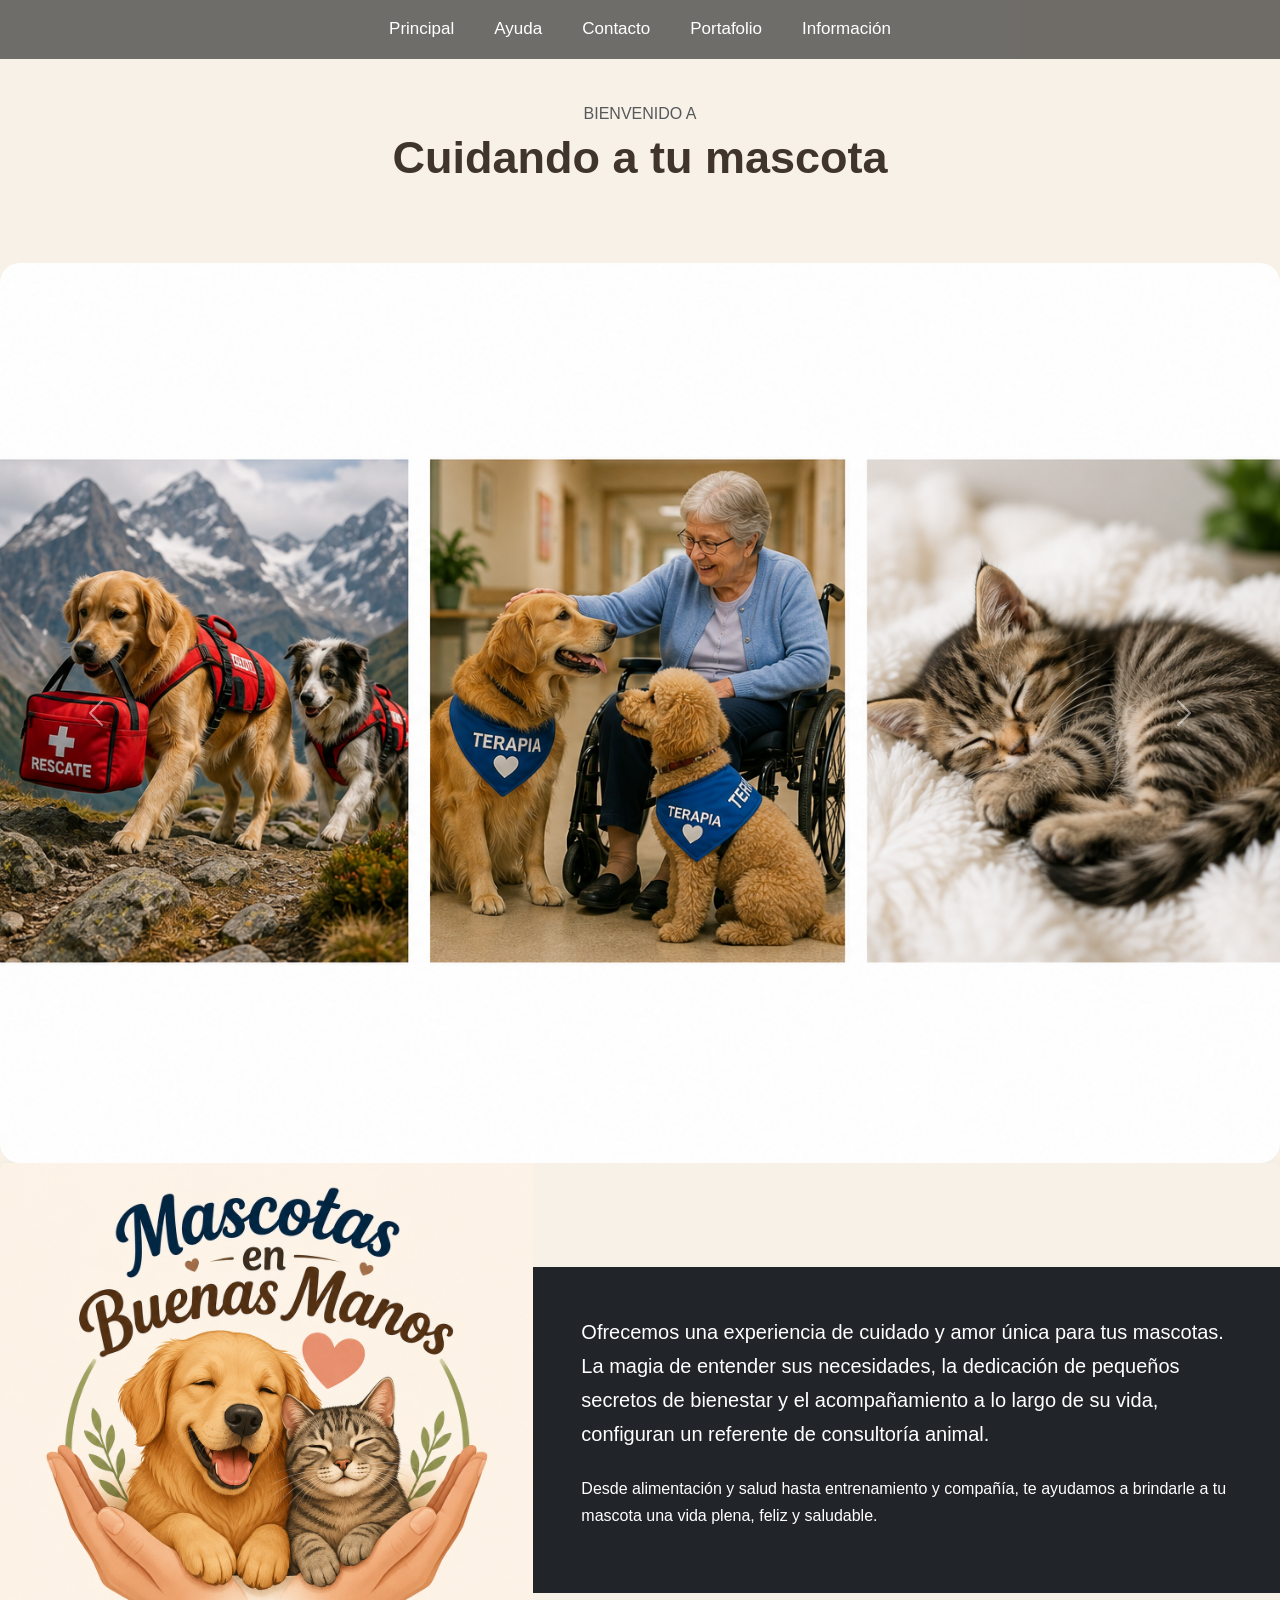
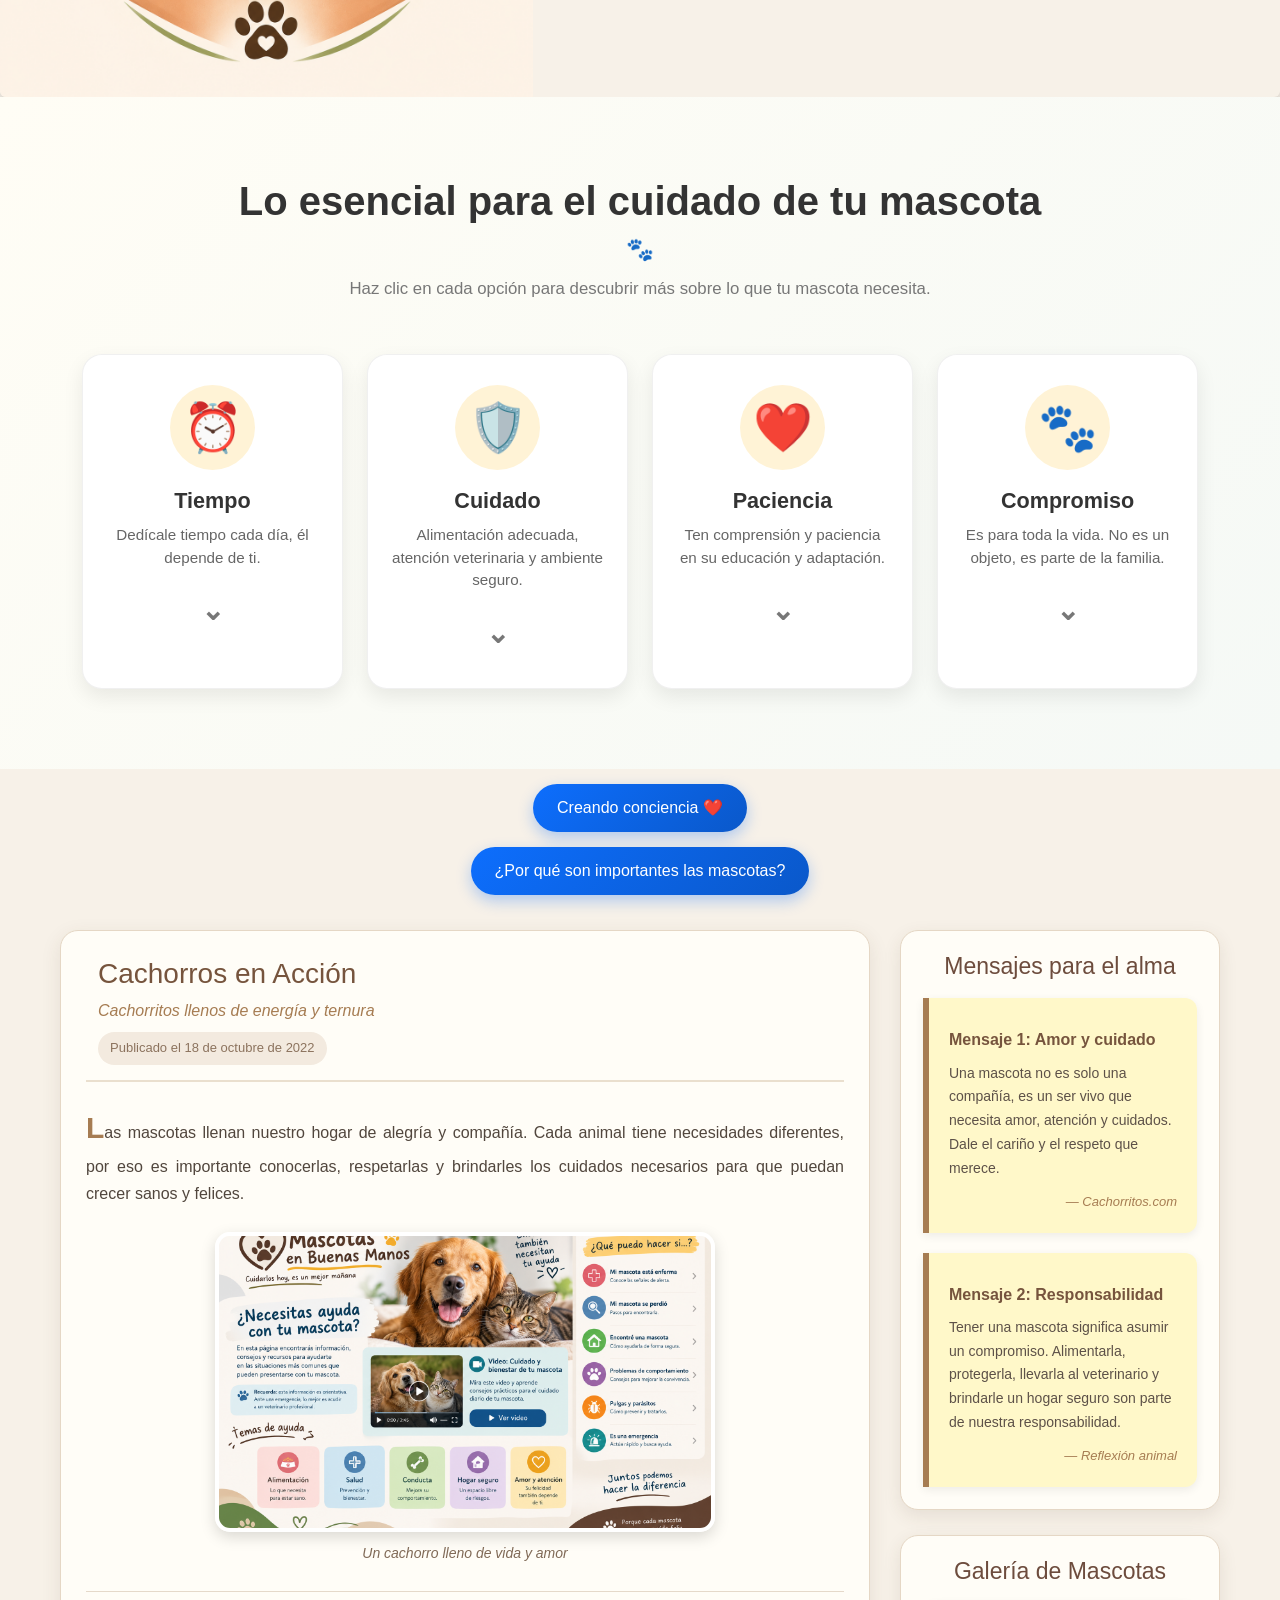
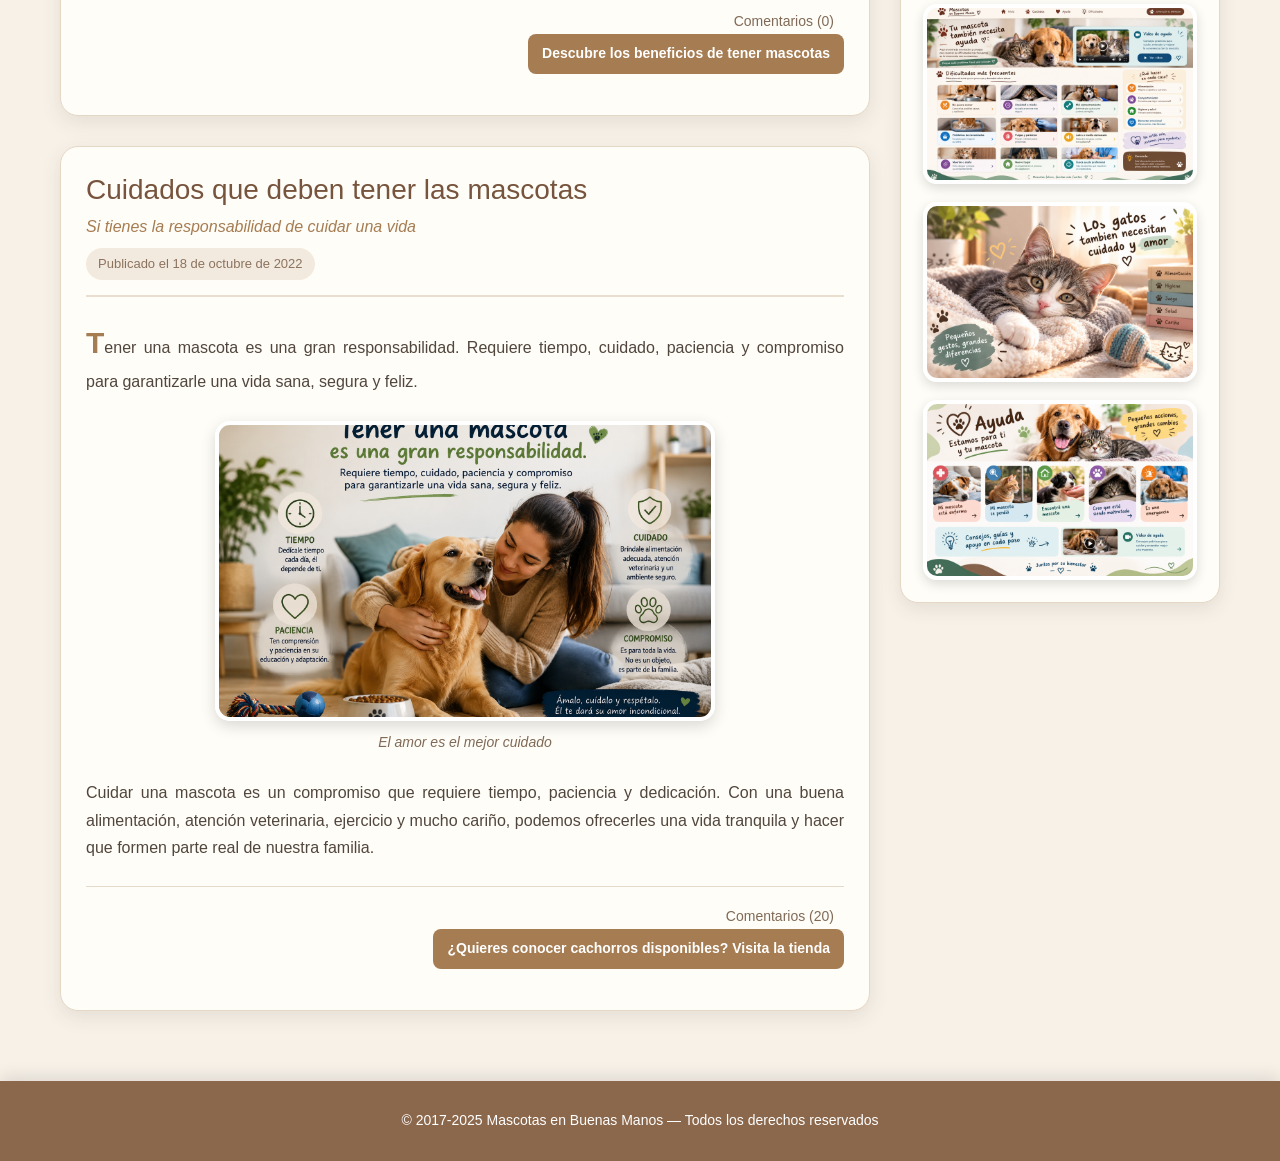
<file: index.html>
<!DOCTYPE html>
<html lang="es">

<head>
    <meta charset="UTF-8">
    <meta name="description" content="pagina para enseñar a cuidar a tu mascota">
    <meta name="author" content="Jaider Mosquera">
    <meta name="keywords" content="consultoria, capacitacion, mascotas">
    <meta name="viewport" content="width=device-width, initial-scale=1.0">

    <title>Consultoria de como cuidar a tu Mascota</title>

    <!-- Bootstrap -->
    <link rel="stylesheet" href="https://cdn.jsdelivr.net/npm/bootstrap@5.3.8/dist/css/bootstrap.min.css">

    <!-- CSS -->
    <link rel="stylesheet" href="estilos/estilos.css">
</head>

<body>

    <!-- BARRA DE NAVEGACIÓN -->
    <nav class="menu fixed-top" id="nav">
        <ul>
            <li><a href="#">Principal</a></li>
            <li><a href="http://127.0.0.1:5502/css/ayuda.html">Ayuda</a></li>
            <li><a href="#">Contacto</a></li>
            <li><a href="#">Portafolio</a></li>
            <li><a href="http://127.0.0.1:5500/cuidados.html">Información</a></li>
        </ul>
    </nav>

    <!-- BIENVENIDA -->
    <section class="bienvenida">
        <div class="container">

            <div class="text-center mb-5">
                <p class="text-uppercase text-muted mb-1">Bienvenido a</p>

                <h1 class="display-4 fw-bold">
                    Cuidando a tu mascota
                </h1>
            </div>

        </div>
    </section>

    <!-- AQUÍ CONTINÚA TU CARRUSEL -->


<body>
<div id="carouselExample" class="carousel slide">
  <div class="carousel-inner">
    <div class="carousel-item active">
      <img src="imagenes/amigos.png" class="d-block w-100" alt="...">
    </div>
    <div class="carousel-item">
      <img src="imagenes/compañia.png" class="d-block w-100" alt="buldog y gato">
    </div>
    <div class="carousel-item">
      <img class="logo" src="imagenes/ellos.png" class="d-block w-100" alt="amor">
    </div>
  </div>
  <button class="carousel-control-prev" type="button" data-bs-target="#carouselExample" data-bs-slide="prev">
    <span class="carousel-control-prev-icon" aria-hidden="true"></span>
    <span class="visually-hidden">Previous</span>
  </button>
  <button class="carousel-control-next" type="button" data-bs-target="#carouselExample" data-bs-slide="next">
    <span class="carousel-control-next-icon" aria-hidden="true"></span>
    <span class="visually-hidden">Next</span>
  </button>
  <script src="	https://cdn.jsdelivr.net/npm/bootstrap@5.3.8/dist/js/bootstrap.bundle.min.js"></script>
</div>



        <!--dos columnas: imagen + texto-->
        <div class="row align-items-center g-0 rounded overflow-hidden shadow">

            <!--columna izquierda - imagen-->
            <div class="col-md-5">
                <img src="imagenes/mascotas.png"    
                    class="img-fluit w-100 h-100"
                    style="object-fit: cover; min-height: 400px;"
                    alt="Mascota feliz"> 
            </div>
        
        <!--columna derecha - texto-->
        <div class="col-md-7 bg-dark text-white p-5">
        <p class="fs-5">
          Ofrecemos una experiencia de cuidado y amor única para tus mascotas. 
          La magia de entender sus necesidades, la dedicación de pequeños secretos 
          de bienestar y el acompañamiento a lo largo de su vida, configuran 
          un referente de consultoría animal.
        </p>
        <p class="mt-4">
            Desde alimentación y salud hasta entrenamiento y compañía, te ayudamos 
          a brindarle a tu mascota una vida plena, feliz y saludable.
        </p>
       </div>

  </div>
 </div>
</section>
        
<!-- CONTENIDO INFORMATIVO -->
<section class="esencial">
    <div class="container">

        <h2 class="titulo-esencial">
            Lo esencial para el cuidado de tu mascota
        </h2>

        <p class="descripcion-esencial">
            Haz clic en cada opción para descubrir más sobre lo que tu mascota necesita.
        </p>

        <div class="row g-4">

            <!-- TIEMPO -->
            <div class="col-md-3 col-sm-6">
                <div class="tarjeta-esencial">

                    <button class="boton-esencial"
                        type="button"
                        data-bs-toggle="collapse"
                        data-bs-target="#tiempo">

                        <div class="icono">⏰</div>
                        <h5>Tiempo</h5>
                        <p>Dedícale tiempo cada día, él depende de ti.</p>

                        <span class="flecha">⌄</span>
                    </button>

                    <div class="collapse contenido-desplegable" id="tiempo">
                        <p>
                            Las mascotas necesitan nuestra atención diariamente.
                            Jugar, caminar, alimentarlas, asearlas y compartir
                            momentos con ellas fortalece el vínculo y mejora
                            su bienestar.
                        </p>
                    </div>

                </div>
            </div>


            <!-- CUIDADO -->
            <div class="col-md-3 col-sm-6">
                <div class="tarjeta-esencial">

                    <button class="boton-esencial"
                        type="button"
                        data-bs-toggle="collapse"
                        data-bs-target="#cuidado">

                        <div class="icono">🛡️</div>
                        <h5>Cuidado</h5>
                        <p>Alimentación adecuada, atención veterinaria y ambiente seguro.</p>

                        <span class="flecha">⌄</span>
                    </button>

                    <div class="collapse contenido-desplegable" id="cuidado">
                        <p>
                            Cuidar una mascota significa ofrecerle una buena
                            alimentación, agua limpia, higiene, controles
                            veterinarios y un espacio seguro donde pueda
                            descansar y sentirse protegida.
                        </p>
                    </div>

                </div>
            </div>


            <!-- PACIENCIA -->
            <div class="col-md-3 col-sm-6">
                <div class="tarjeta-esencial">

                    <button class="boton-esencial"
                        type="button"
                        data-bs-toggle="collapse"
                        data-bs-target="#paciencia">

                        <div class="icono">❤️</div>
                        <h5>Paciencia</h5>
                        <p>Ten comprensión y paciencia en su educación y adaptación.</p>

                        <span class="flecha">⌄</span>
                    </button>

                    <div class="collapse contenido-desplegable" id="paciencia">
                        <p>
                            Cada mascota aprende a su propio ritmo. La paciencia
                            permite enseñarle buenos hábitos sin maltrato,
                            respetando sus tiempos y recompensando sus avances.
                        </p>
                    </div>

                </div>
            </div>


            <!-- COMPROMISO -->
            <div class="col-md-3 col-sm-6">
                <div class="tarjeta-esencial">

                    <button class="boton-esencial"
                        type="button"
                        data-bs-toggle="collapse"
                        data-bs-target="#compromiso">

                        <div class="icono">🐾</div>
                        <h5>Compromiso</h5>
                        <p>Es para toda la vida. No es un objeto, es parte de la familia.</p>

                        <span class="flecha">⌄</span>
                    </button>

                    <div class="collapse contenido-desplegable" id="compromiso">
                        <p>
                            Tener una mascota es asumir una responsabilidad
                            durante toda su vida. Significa estar presente,
                            protegerla, atender sus necesidades y acompañarla
                            en cada etapa.
                        </p>
                    </div>

                </div>
            </div>

        </div>
    </div>
</section>


  <button class="btn btn-collapse" type="button" data-bs-toggle="collapse" data-bs-target="#conciencia">
    Creando conciencia ❤️
    </button>

    <button class="btn btn-collapse" type="button" data-bs-toggle="collapse" data-bs-target="#importancia">
    ¿Por qué son importantes las mascotas?
    </button>

    <div class="collapse" id="conciencia">
    <div class="collapse-content">
      <p>Las mascotas sienten, necesitan cariño y también pueden sentirse solas. Por eso, tener una mascota no solo significa recibir amor, sino también comprometerse a darle una vida digna, segura y feliz.</p>
    </div>
  </div>

  <div class="collapse" id="importancia">
    <div class="collapse-content">
      <p>Las mascotas nos brindan compañía, cariño y momentos inolvidables. Pueden convertirse en nuestros mejores amigos y formar parte de nuestra familia. Pero su bienestar depende de nosotros. Alimentarlos correctamente, llevarlos al veterinario, brindarles un hogar seguro, jugar con ellos y darles amor son formas de agradecer todo lo que nos entregan.</p>
    </div>
  </div>
    <!-- CONTENIDO PRINCIPAL DE INFORMACIÓN -->
  <main>
    <section class="seccion-articulos">

    <!-- Artículo 1 -->
    <article>
      <header class="container">
        <hgroup>
          <h2>Cachorros en Acción</h2>
          <p class="subtitulo">Cachorritos llenos de energía y ternura</p>
        </hgroup>
        <time datetime="2022-10-18">Publicado el 18 de octubre de 2022</time>
      </header>

      <p>
        Las mascotas llenan nuestro hogar de alegría y compañía. Cada animal tiene necesidades diferentes, 
        por eso es importante conocerlas, respetarlas y brindarles los cuidados necesarios para que puedan 
        crecer sanos y felices.
      </p>

      <figure>
        <img src="imagenes/atencion.png" alt="Cachorro feliz mirando a la cámara">
        <figcaption>Un cachorro lleno de vida y amor</figcaption>
      </figure>

      <footer>
        <p>Comentarios (0)</p>
        <address>
          <a href="https://www.iberdrola.com/compromiso-social/beneficios-de-tener-mascotas" target="_blank" rel="noopener">
            Descubre los beneficios de tener mascotas
          </a>
        </address>
      </footer>
    </article>

    <!-- Artículo 2 -->
    <article>
      <header>
        <hgroup>
          <h2>Cuidados que deben tener las mascotas</h2>
          <p class="subtitulo">Si tienes la responsabilidad de cuidar una vida</p>
        </hgroup>
        <time datetime="2022-10-18">Publicado el 18 de octubre de 2022</time>
      </header>

      <p>
        Tener una mascota es una gran responsabilidad. Requiere tiempo, cuidado, paciencia y compromiso 
        para garantizarle una vida sana, segura y feliz.
      </p>

      <figure>
        <img src="imagenes/amor.png" alt="Persona abrazando con cariño a su mascota">
        <figcaption>El amor es el mejor cuidado</figcaption>
      </figure>

      <p>
        Cuidar una mascota es un compromiso que requiere tiempo, paciencia y dedicación. Con una buena 
        alimentación, atención veterinaria, ejercicio y mucho cariño, podemos ofrecerles una vida tranquila 
        y hacer que formen parte real de nuestra familia.
      </p>

      <footer>
        <p>Comentarios (20)</p>
        <address>
          <a href="https://tucachorrotienda.com/product-category/venta-de-cachorros-medellin/" target="_blank" rel="noopener">
            ¿Quieres conocer cachorros disponibles? Visita la tienda
          </a>
        </address>
      </footer>
    </article>

  </section>

  <!-- Columna lateral / Aside -->
  <aside>
    <section class="mensajes-inspiradores">
      <h3>Mensajes para el alma</h3>

      <blockquote>
        <p><strong>Mensaje 1: Amor y cuidado</strong></p>
        <p>Una mascota no es solo una compañía, es un ser vivo que necesita amor, atención y cuidados. Dale el cariño y el respeto que merece.</p>
        <footer>— Cachorritos.com</footer>
      </blockquote>

      <blockquote>
        <p><strong>Mensaje 2: Responsabilidad</strong></p>
        <p>Tener una mascota significa asumir un compromiso. Alimentarla, protegerla, llevarla al veterinario y brindarle un hogar seguro son parte de nuestra responsabilidad.</p>
        <footer>— Reflexión animal</footer>
      </blockquote>
    </section>

    <section class="galeria">
      <h3>Galería de Mascotas</h3>
      <div class="imagenes-galeria">
        <img src="imagenes/ayuda.png" alt="Más que mascotas, verdaderos amigos">
        <img src="imagenes/gato.png" alt="Momento especial con mascota">
        <img src="imagenes/juntos.png" alt="Amistad entre humanos y animales">
      </div>
    </section>
  </aside>
</main>

<!-- Pie de página -->
<footer class="pie">
  <p>© 2017-2025 Mascotas en Buenas Manos — Todos los derechos reservados</p>
</footer>
</file>
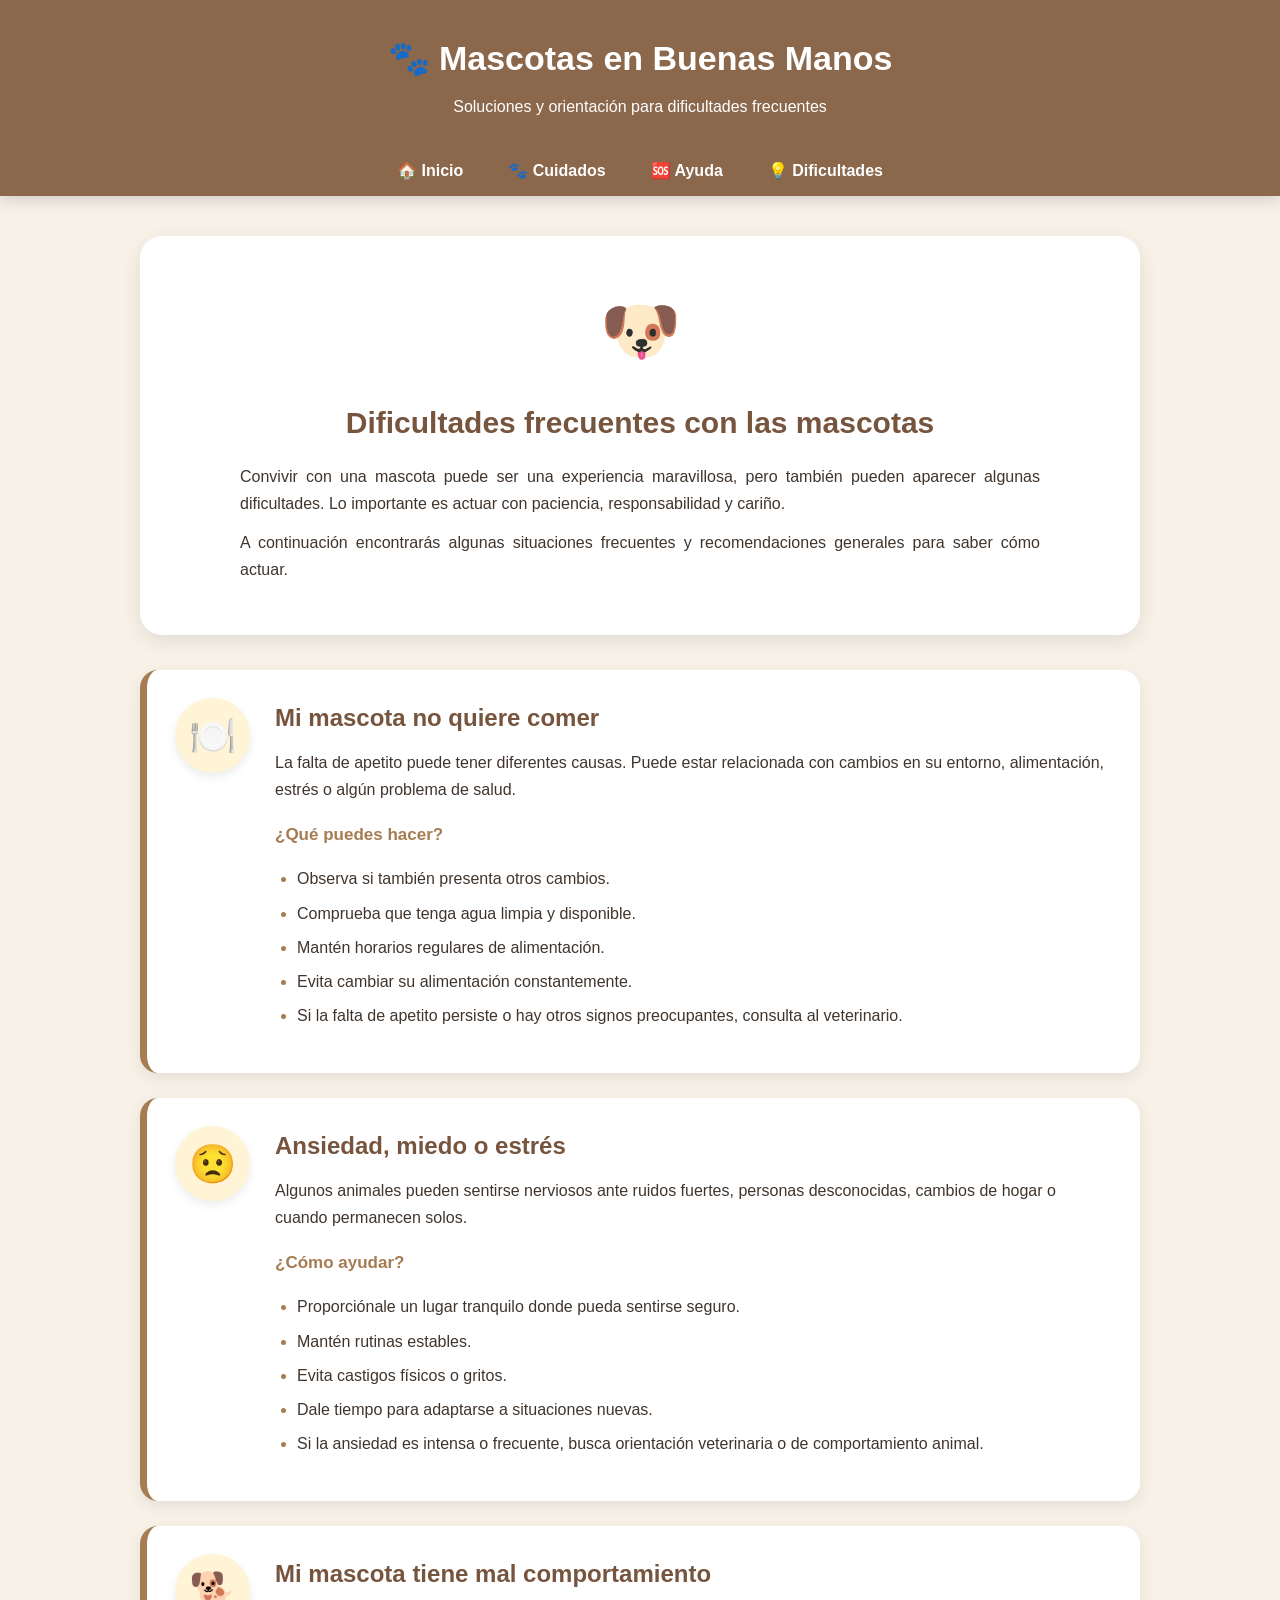
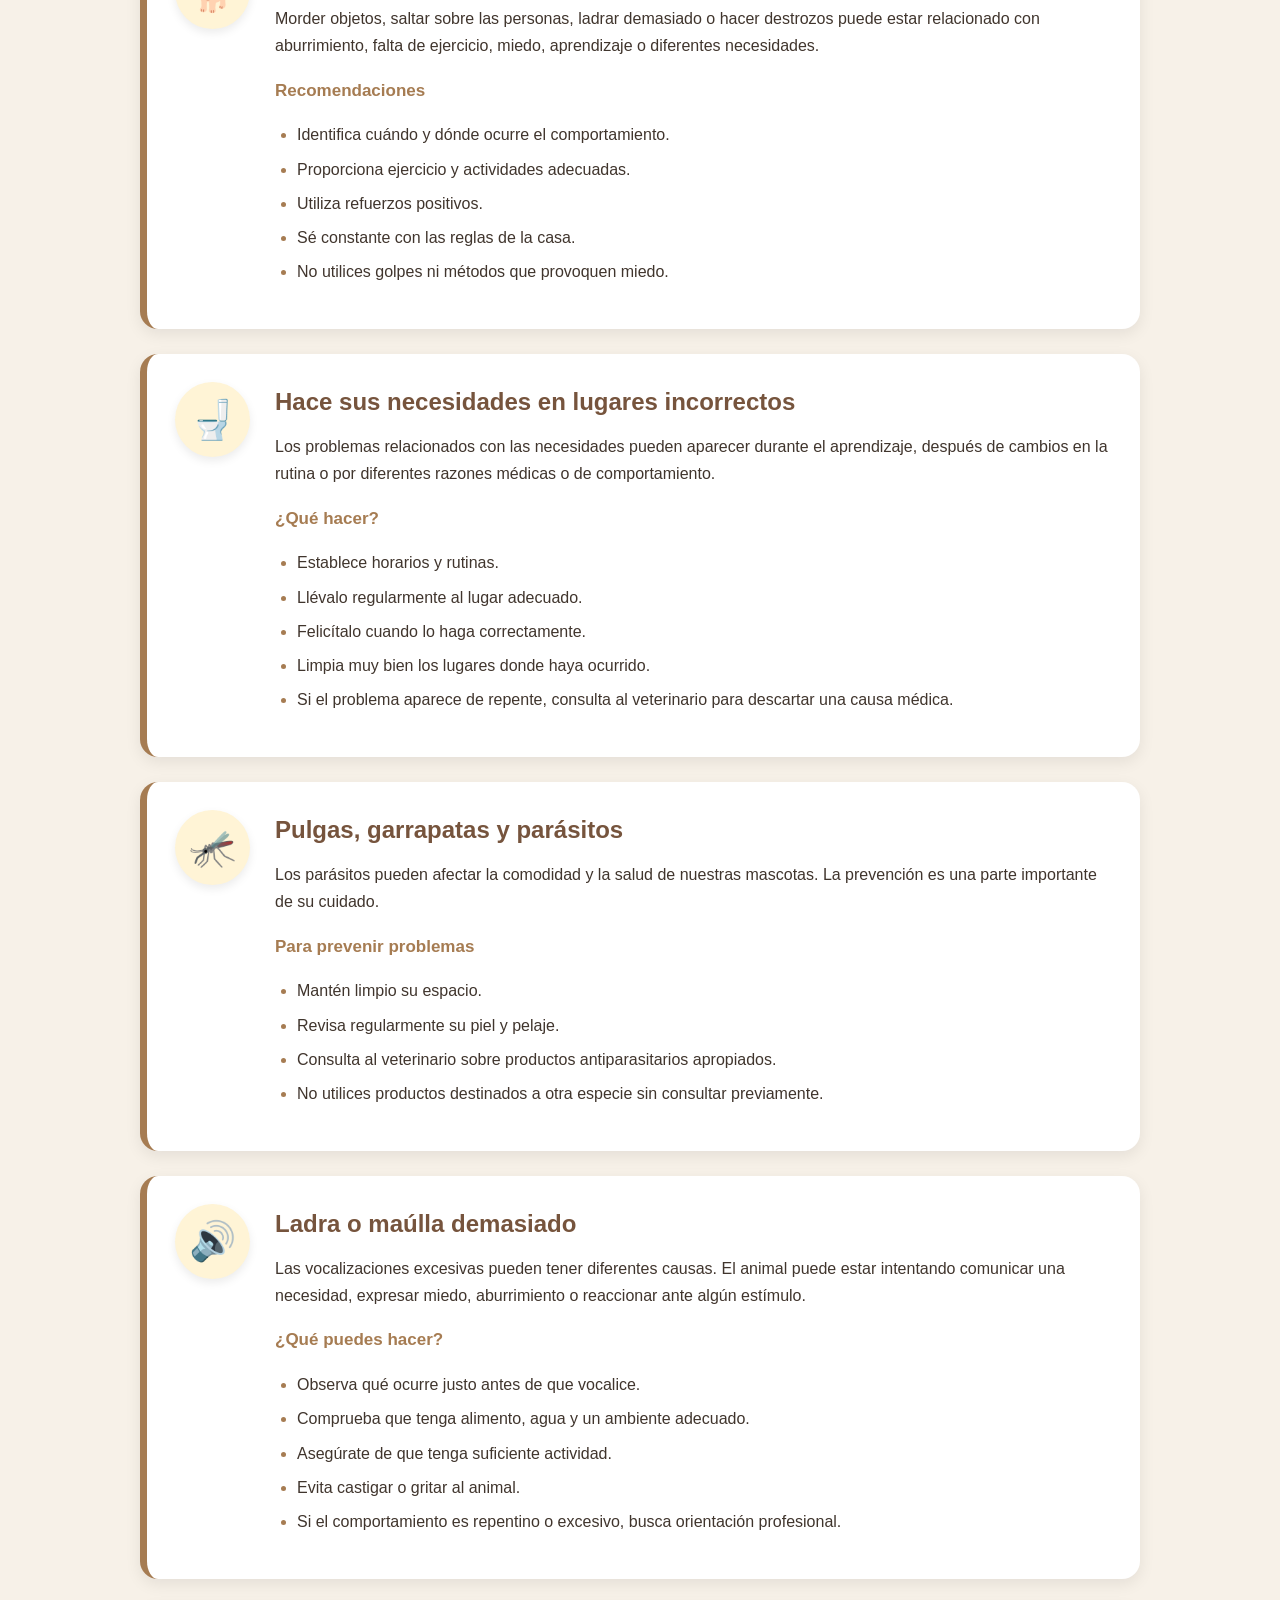
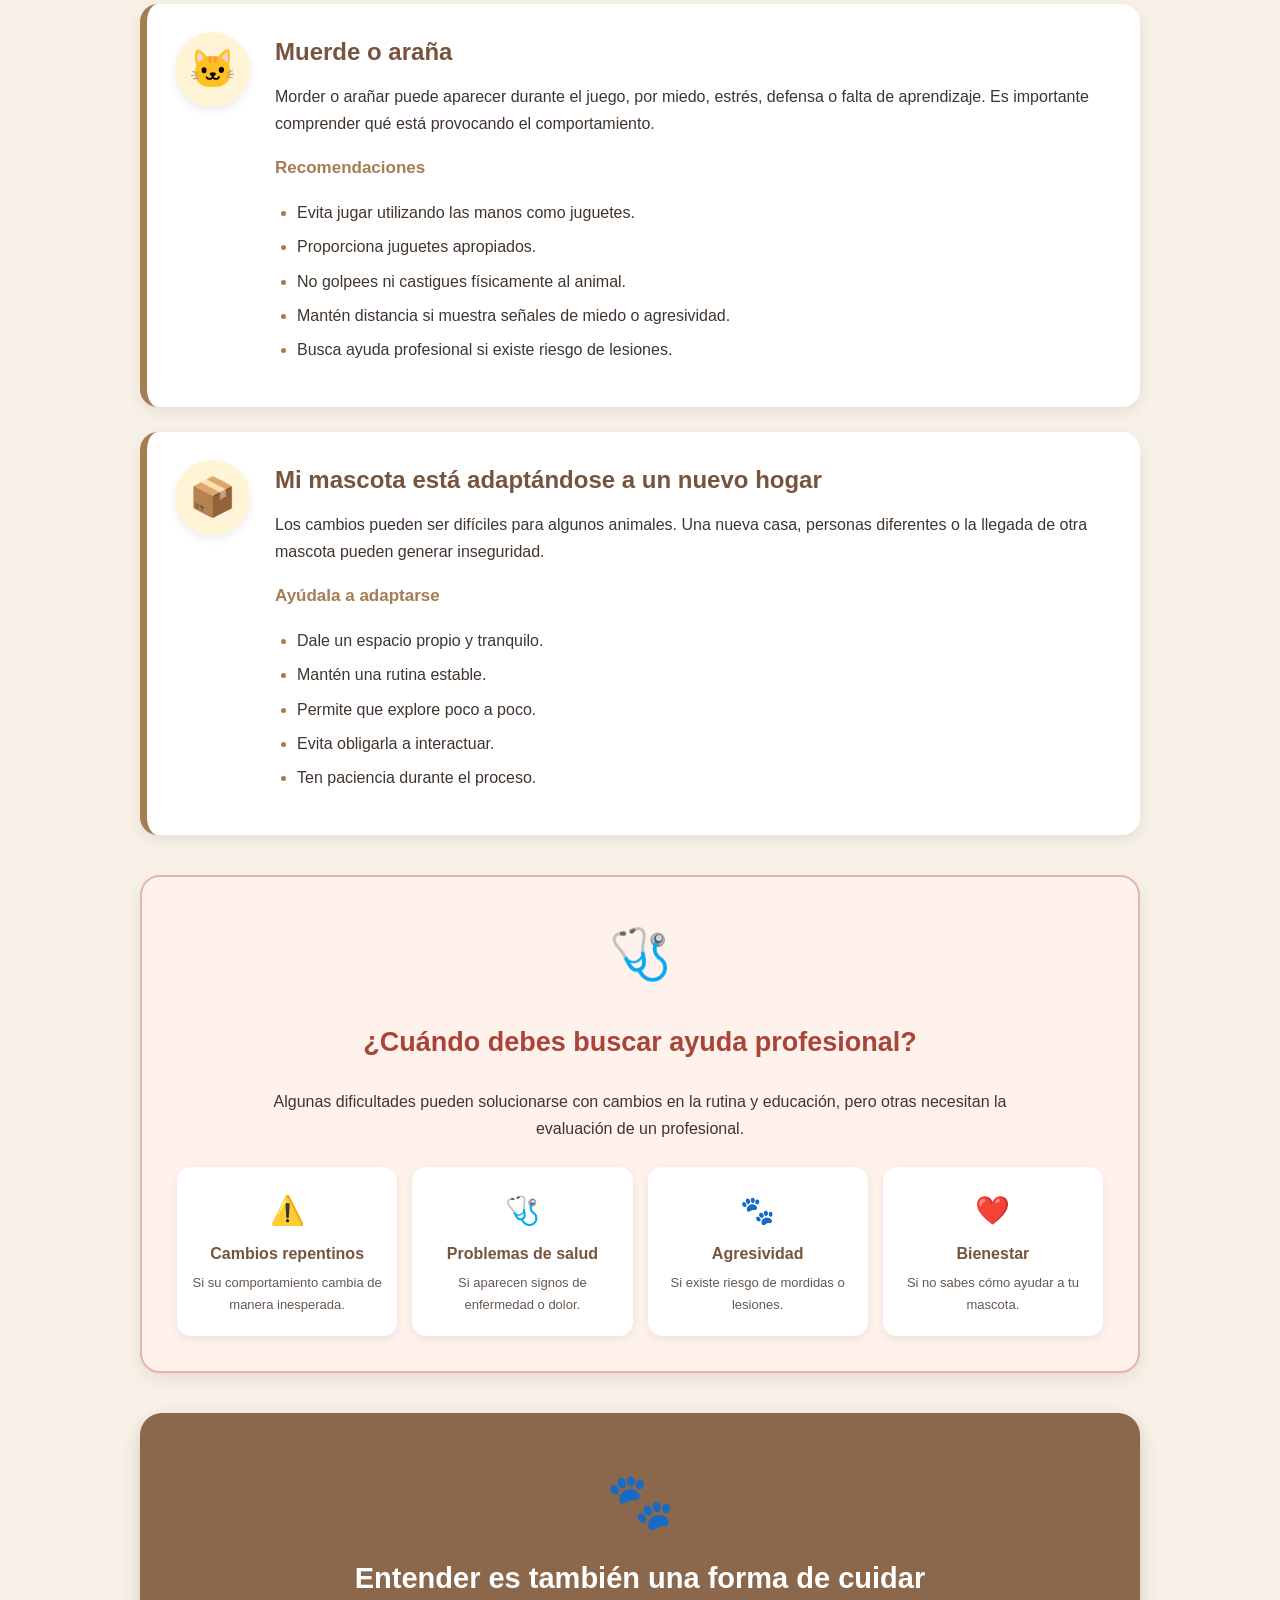
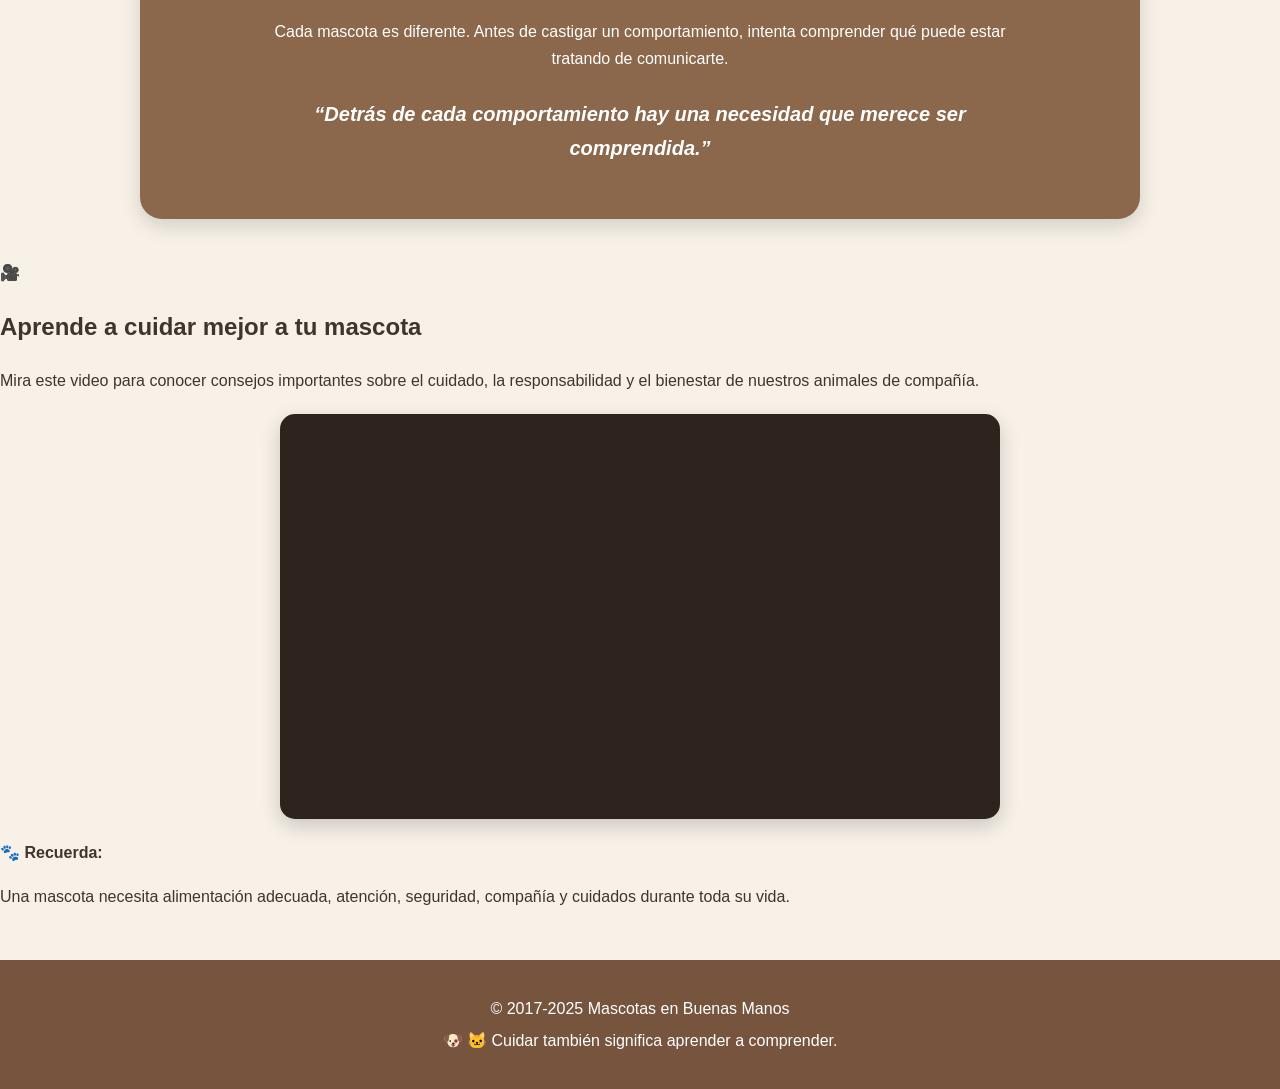
<file: ayuda.html>
<!DOCTYPE html>
<html lang="es">

<head>

    <meta charset="UTF-8">

    <meta name="viewport"
          content="width=device-width, initial-scale=1.0">

    <title>Dificultades comunes con las Mascotas</title>

    <link rel="stylesheet" href="css/ayuda.css">

</head>

<body>

<header class="encabezado">

    <div class="titulo">

        <h1>🐾 Mascotas en Buenas Manos</h1>

        <p>
            Soluciones y orientación para dificultades frecuentes
        </p>

    </div>

    <nav>

        <a href="index.html">🏠 Inicio</a>

        <a href="cuidados.html">🐾 Cuidados</a>

        <a href="ayuda.html">🆘 Ayuda</a>

        <a href="dificultades.html">💡 Dificultades</a>

    </nav>

</header>

<main>

<section class="bienvenida">

    <div class="icono-principal">
        🐶
    </div>

    <h2>
        Dificultades frecuentes con las mascotas
    </h2>

    <p>
        Convivir con una mascota puede ser una experiencia
        maravillosa, pero también pueden aparecer algunas
        dificultades. Lo importante es actuar con paciencia,
        responsabilidad y cariño.
    </p>

    <p>
        A continuación encontrarás algunas situaciones
        frecuentes y recomendaciones generales para saber
        cómo actuar.
    </p>

</section>

<section class="problema">

    <div class="icono">
        🍽️
    </div>

    <div class="contenido">

        <h2>Mi mascota no quiere comer</h2>

        <p>
            La falta de apetito puede tener diferentes causas.
            Puede estar relacionada con cambios en su entorno,
            alimentación, estrés o algún problema de salud.
        </p>

        <h3>¿Qué puedes hacer?</h3>

        <ul>

            <li>
                Observa si también presenta otros cambios.
            </li>

            <li>
                Comprueba que tenga agua limpia y disponible.
            </li>

            <li>
                Mantén horarios regulares de alimentación.
            </li>

            <li>
                Evita cambiar su alimentación constantemente.
            </li>

            <li>
                Si la falta de apetito persiste o hay otros
                signos preocupantes, consulta al veterinario.
            </li>

        </ul>

    </div>

</section>

<section class="problema">

    <div class="icono">
        😟
    </div>

    <div class="contenido">

        <h2>Ansiedad, miedo o estrés</h2>

        <p>
            Algunos animales pueden sentirse nerviosos ante
            ruidos fuertes, personas desconocidas, cambios
            de hogar o cuando permanecen solos.
        </p>

        <h3>¿Cómo ayudar?</h3>

        <ul>

            <li>
                Proporciónale un lugar tranquilo donde pueda
                sentirse seguro.
            </li>

            <li>
                Mantén rutinas estables.
            </li>

            <li>
                Evita castigos físicos o gritos.
            </li>

            <li>
                Dale tiempo para adaptarse a situaciones nuevas.
            </li>

            <li>
                Si la ansiedad es intensa o frecuente, busca
                orientación veterinaria o de comportamiento animal.
            </li>

        </ul>

    </div>

</section>

<section class="problema">

    <div class="icono">
        🐕
    </div>

    <div class="contenido">

        <h2>Mi mascota tiene mal comportamiento</h2>

        <p>
            Morder objetos, saltar sobre las personas, ladrar
            demasiado o hacer destrozos puede estar relacionado
            con aburrimiento, falta de ejercicio, miedo,
            aprendizaje o diferentes necesidades.
        </p>

        <h3>Recomendaciones</h3>

        <ul>

            <li>
                Identifica cuándo y dónde ocurre el comportamiento.
            </li>

            <li>
                Proporciona ejercicio y actividades adecuadas.
            </li>

            <li>
                Utiliza refuerzos positivos.
            </li>

            <li>
                Sé constante con las reglas de la casa.
            </li>

            <li>
                No utilices golpes ni métodos que provoquen miedo.
            </li>

        </ul>

    </div>

</section>

<section class="problema">

    <div class="icono">
        🚽
    </div>

    <div class="contenido">

        <h2>Hace sus necesidades en lugares incorrectos</h2>

        <p>
            Los problemas relacionados con las necesidades
            pueden aparecer durante el aprendizaje, después
            de cambios en la rutina o por diferentes razones
            médicas o de comportamiento.
        </p>

        <h3>¿Qué hacer?</h3>

        <ul>

            <li>
                Establece horarios y rutinas.
            </li>

            <li>
                Llévalo regularmente al lugar adecuado.
            </li>

            <li>
                Felicítalo cuando lo haga correctamente.
            </li>

            <li>
                Limpia muy bien los lugares donde haya ocurrido.
            </li>

            <li>
                Si el problema aparece de repente, consulta
                al veterinario para descartar una causa médica.
            </li>

        </ul>

    </div>

</section>

<section class="problema">

    <div class="icono">
        🦟
    </div>

    <div class="contenido">

        <h2>Pulgas, garrapatas y parásitos</h2>

        <p>
            Los parásitos pueden afectar la comodidad y la salud
            de nuestras mascotas. La prevención es una parte
            importante de su cuidado.
        </p>

        <h3>Para prevenir problemas</h3>

        <ul>

            <li>
                Mantén limpio su espacio.
            </li>

            <li>
                Revisa regularmente su piel y pelaje.
            </li>

            <li>
                Consulta al veterinario sobre productos
                antiparasitarios apropiados.
            </li>

            <li>
                No utilices productos destinados a otra especie
                sin consultar previamente.
            </li>

        </ul>

    </div>

</section>

<section class="problema">

    <div class="icono">
        🔊
    </div>

    <div class="contenido">

        <h2>Ladra o maúlla demasiado</h2>

        <p>
            Las vocalizaciones excesivas pueden tener diferentes
            causas. El animal puede estar intentando comunicar
            una necesidad, expresar miedo, aburrimiento o reaccionar
            ante algún estímulo.
        </p>

        <h3>¿Qué puedes hacer?</h3>

        <ul>

            <li>
                Observa qué ocurre justo antes de que vocalice.
            </li>

            <li>
                Comprueba que tenga alimento, agua y un ambiente adecuado.
            </li>

            <li>
                Asegúrate de que tenga suficiente actividad.
            </li>

            <li>
                Evita castigar o gritar al animal.
            </li>

            <li>
                Si el comportamiento es repentino o excesivo,
                busca orientación profesional.
            </li>

        </ul>

    </div>

</section>

<section class="problema">

    <div class="icono">
        🐱
    </div>

    <div class="contenido">

        <h2>Muerde o araña</h2>

        <p>
            Morder o arañar puede aparecer durante el juego,
            por miedo, estrés, defensa o falta de aprendizaje.
            Es importante comprender qué está provocando
            el comportamiento.
        </p>

        <h3>Recomendaciones</h3>

        <ul>

            <li>
                Evita jugar utilizando las manos como juguetes.
            </li>

            <li>
                Proporciona juguetes apropiados.
            </li>

            <li>
                No golpees ni castigues físicamente al animal.
            </li>

            <li>
                Mantén distancia si muestra señales de miedo
                o agresividad.
            </li>

            <li>
                Busca ayuda profesional si existe riesgo de lesiones.
            </li>

        </ul>

    </div>

</section>

<section class="problema">

    <div class="icono">
        📦
    </div>

    <div class="contenido">

        <h2>Mi mascota está adaptándose a un nuevo hogar</h2>

        <p>
            Los cambios pueden ser difíciles para algunos animales.
            Una nueva casa, personas diferentes o la llegada de
            otra mascota pueden generar inseguridad.
        </p>

        <h3>Ayúdala a adaptarse</h3>

        <ul>

            <li>
                Dale un espacio propio y tranquilo.
            </li>

            <li>
                Mantén una rutina estable.
            </li>

            <li>
                Permite que explore poco a poco.
            </li>

            <li>
                Evita obligarla a interactuar.
            </li>

            <li>
                Ten paciencia durante el proceso.
            </li>

        </ul>

    </div>

</section>

<section class="alerta">

    <div class="alerta-icono">
        🩺
    </div>

    <h2>
        ¿Cuándo debes buscar ayuda profesional?
    </h2>

    <p>
        Algunas dificultades pueden solucionarse con cambios
        en la rutina y educación, pero otras necesitan la
        evaluación de un profesional.
    </p>

    <div class="alerta-lista">

        <div>
            ⚠️
            <strong>
                Cambios repentinos
            </strong>
            <span>
                Si su comportamiento cambia de manera inesperada.
            </span>
        </div>

        <div>
            🩺
            <strong>
                Problemas de salud
            </strong>
            <span>
                Si aparecen signos de enfermedad o dolor.
            </span>
        </div>
        
        <div>
            🐾
            <strong>
                Agresividad
            </strong>
            <span>
                Si existe riesgo de mordidas o lesiones.
            </span>
        </div>

        <div>
            ❤️
            <strong>
                Bienestar
            </strong>
            <span>
                Si no sabes cómo ayudar a tu mascota.
            </span>
        </div>

    </div>

</section>

<section class="mensaje-final">

    <div class="huella">
        🐾
    </div>

    <h2>
        Entender es también una forma de cuidar
    </h2>

    <p>
        Cada mascota es diferente. Antes de castigar un
        comportamiento, intenta comprender qué puede estar
        tratando de comunicarte.
    </p>

    <p class="frase">
        “Detrás de cada comportamiento hay una necesidad
        que merece ser comprendida.”
    </p>

</section>
</main>

<section class="video-ayuda">

    <div class="video-titulo">

        <span>🎥</span>

        <div>
            <h2>Aprende a cuidar mejor a tu mascota</h2>

            <p>
                Mira este video para conocer consejos importantes
                sobre el cuidado, la responsabilidad y el bienestar
                de nuestros animales de compañía.
            </p>
        </div>

    </div>

    <div class="video-contenedor">

        <iframe
            src="https://www.youtube.com/embed/Arq0ySEI_dQ"
            title="Cuidado de mascotas"
            frameborder="0"
            allow="accelerometer; autoplay; clipboard-write;
                   encrypted-media; gyroscope; picture-in-picture;
                   web-share"
            allowfullscreen>
        </iframe>

    </div>

    <div class="video-info">

        <strong>🐾 Recuerda:</strong>

        <p>
            Una mascota necesita alimentación adecuada,
            atención, seguridad, compañía y cuidados durante
            toda su vida.
        </p>

    </div>

</section>

<footer class="pie">

    <p>
        © 2017-2025 Mascotas en Buenas Manos
    </p>

    <p>
        🐶 🐱 Cuidar también significa aprender a comprender.
    </p>

</footer>

</body>

</html>
</file>
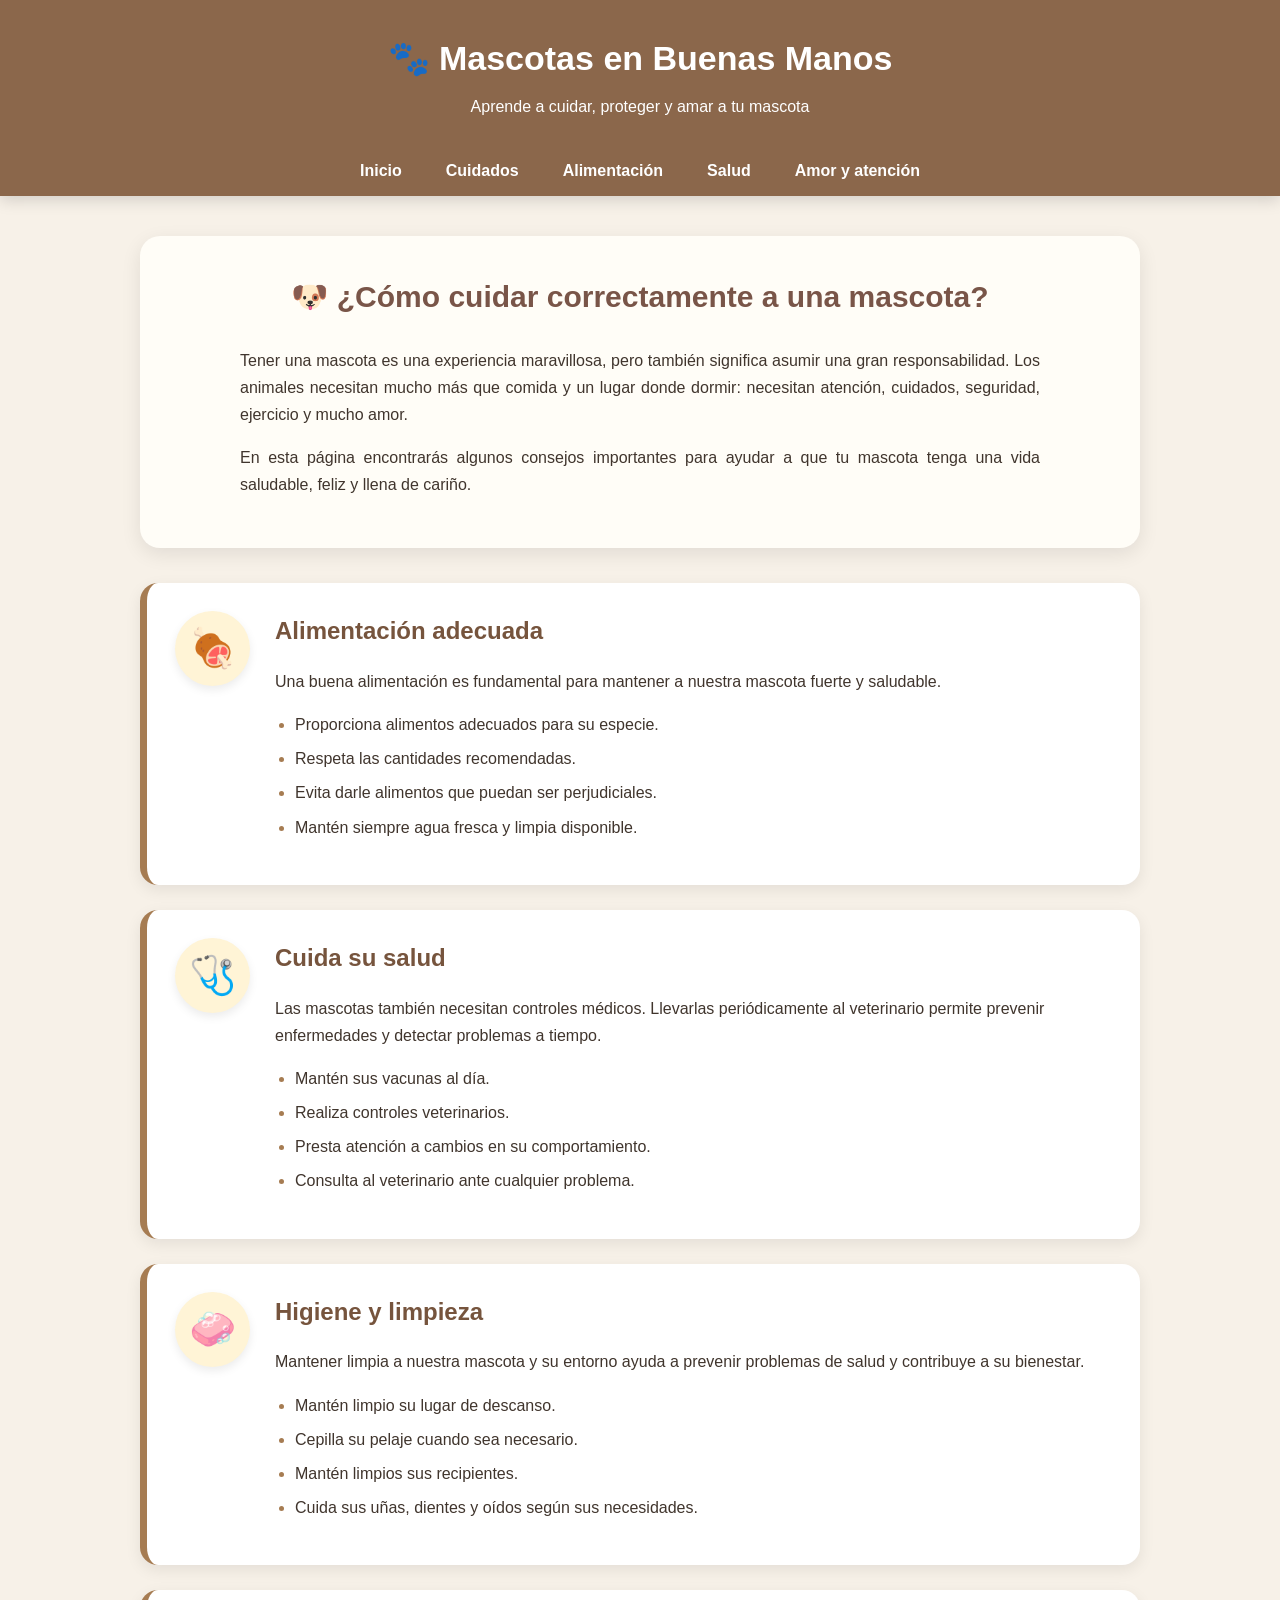
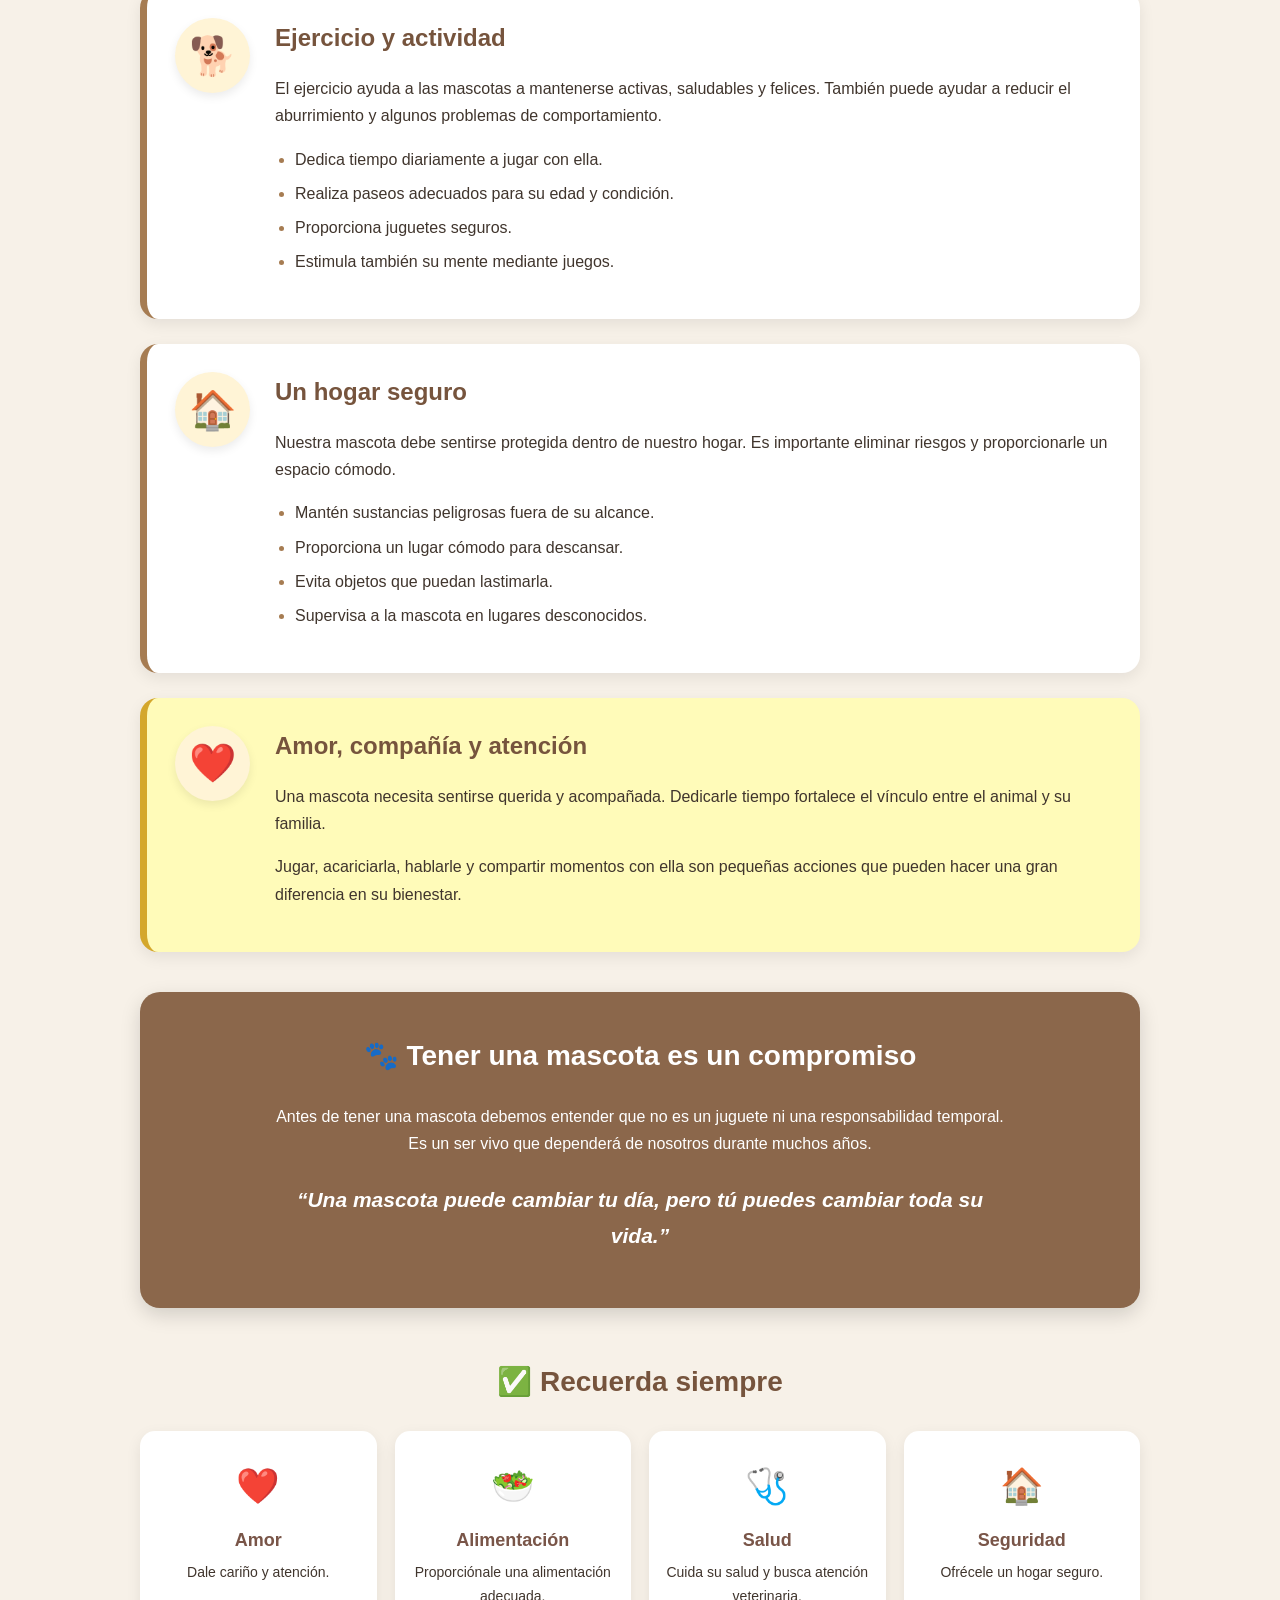
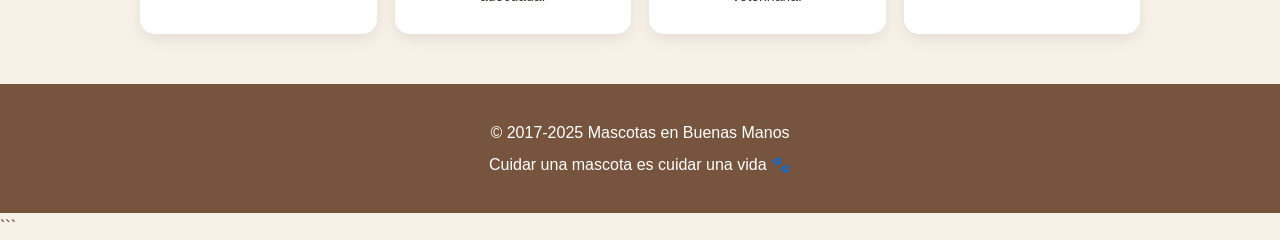
<file: cuidados.html>
<!DOCTYPE html>
<html lang="es">

<head>

    <meta charset="UTF-8">

    <meta name="viewport"
          content="width=device-width, initial-scale=1.0">

    <title>Cuidados de las Mascotas</title>

    <link rel="stylesheet" href="css/cuidados.css">

</head>


<body>

<header class="encabezado">

    <div class="logo-contenedor">

        <h1>🐾 Mascotas en Buenas Manos</h1>

        <p>
            Aprende a cuidar, proteger y amar a tu mascota
        </p>

    </div>

    <!-- MENÚ -->
      <nav>

        <a href="index.html">Inicio</a>

        <a href="cuidados.html">Cuidados</a>

        <a href="#alimentacion">Alimentación</a>

        <a href="#salud">Salud</a>

        <a href="#amor">Amor y atención</a>

    </nav>

</header>

<main>


<section class="presentacion">

    <h2>🐶 ¿Cómo cuidar correctamente a una mascota?</h2>

    <p>
        Tener una mascota es una experiencia maravillosa,
        pero también significa asumir una gran responsabilidad.
        Los animales necesitan mucho más que comida y un lugar
        donde dormir: necesitan atención, cuidados, seguridad,
        ejercicio y mucho amor.
    </p>

    <p>
        En esta página encontrarás algunos consejos importantes
        para ayudar a que tu mascota tenga una vida saludable,
        feliz y llena de cariño.
    </p>

</section>

<section class="seccion-cuidado" id="alimentacion">

    <div class="icono">
        🍖
    </div>

    <div>

        <h2>Alimentación adecuada</h2>

        <p>
            Una buena alimentación es fundamental para mantener
            a nuestra mascota fuerte y saludable.
        </p>

        <ul>

            <li>
                Proporciona alimentos adecuados para su especie.
            </li>

            <li>
                Respeta las cantidades recomendadas.
            </li>

            <li>
                Evita darle alimentos que puedan ser perjudiciales.
            </li>

            <li>
                Mantén siempre agua fresca y limpia disponible.
            </li>

        </ul>

    </div>

</section>

<section class="seccion-cuidado" id="salud">

    <div class="icono">
        🩺
    </div>

    <div>

        <h2>Cuida su salud</h2>

        <p>
            Las mascotas también necesitan controles médicos.
            Llevarlas periódicamente al veterinario permite
            prevenir enfermedades y detectar problemas a tiempo.
        </p>

        <ul>

            <li>
                Mantén sus vacunas al día.
            </li>

            <li>
                Realiza controles veterinarios.
            </li>

            <li>
                Presta atención a cambios en su comportamiento.
            </li>

            <li>
                Consulta al veterinario ante cualquier problema.
            </li>

        </ul>

    </div>

</section>

<section class="seccion-cuidado">

    <div class="icono">
        🧼
    </div>

    <div>

        <h2>Higiene y limpieza</h2>

        <p>
            Mantener limpia a nuestra mascota y su entorno
            ayuda a prevenir problemas de salud y contribuye
            a su bienestar.
        </p>

        <ul>

            <li>
                Mantén limpio su lugar de descanso.
            </li>

            <li>
                Cepilla su pelaje cuando sea necesario.
            </li>

            <li>
                Mantén limpios sus recipientes.
            </li>

            <li>
                Cuida sus uñas, dientes y oídos según sus necesidades.
            </li>

        </ul>

    </div>

</section>

<section class="seccion-cuidado">

    <div class="icono">
        🐕
    </div>

    <div>

        <h2>Ejercicio y actividad</h2>

        <p>
            El ejercicio ayuda a las mascotas a mantenerse
            activas, saludables y felices. También puede ayudar
            a reducir el aburrimiento y algunos problemas de
            comportamiento.
        </p>

        <ul>

            <li>
                Dedica tiempo diariamente a jugar con ella.
            </li>

            <li>
                Realiza paseos adecuados para su edad y condición.
            </li>

            <li>
                Proporciona juguetes seguros.
            </li>

            <li>
                Estimula también su mente mediante juegos.
            </li>

        </ul>

    </div>

</section>

<section class="seccion-cuidado">

    <div class="icono">
        🏠
    </div>

    <div>

        <h2>Un hogar seguro</h2>

        <p>
            Nuestra mascota debe sentirse protegida dentro
            de nuestro hogar. Es importante eliminar riesgos
            y proporcionarle un espacio cómodo.
        </p>

        <ul>

            <li>
                Mantén sustancias peligrosas fuera de su alcance.
            </li>

            <li>
                Proporciona un lugar cómodo para descansar.
            </li>

            <li>
                Evita objetos que puedan lastimarla.
            </li>

            <li>
                Supervisa a la mascota en lugares desconocidos.
            </li>

        </ul>

    </div>

</section>

<section class="seccion-cuidado especial" id="amor">

    <div class="icono">
        ❤️
    </div>

    <div>

        <h2>Amor, compañía y atención</h2>

        <p>
            Una mascota necesita sentirse querida y acompañada.
            Dedicarle tiempo fortalece el vínculo entre el animal
            y su familia.
        </p>

        <p>
            Jugar, acariciarla, hablarle y compartir momentos
            con ella son pequeñas acciones que pueden hacer
            una gran diferencia en su bienestar.
        </p>

    </div>

</section>

<section class="responsabilidad">

    <h2>🐾 Tener una mascota es un compromiso</h2>

    <p>
        Antes de tener una mascota debemos entender que no es
        un juguete ni una responsabilidad temporal. Es un ser
        vivo que dependerá de nosotros durante muchos años.
    </p>

    <p class="frase">
        “Una mascota puede cambiar tu día,
        pero tú puedes cambiar toda su vida.”
    </p>

</section>

<section class="lista-final">

    <h2>✅ Recuerda siempre</h2>

    <div class="tarjetas">

        <div>
            ❤️
            <h3>Amor</h3>
            <p>Dale cariño y atención.</p>
        </div>

        <div>
            🥗
            <h3>Alimentación</h3>
            <p>Proporciónale una alimentación adecuada.</p>
        </div>

        <div>
            🩺
            <h3>Salud</h3>
            <p>Cuida su salud y busca atención veterinaria.</p>
        </div>

        <div>
            🏠
            <h3>Seguridad</h3>
            <p>Ofrécele un hogar seguro.</p>
        </div>

    </div>

</section>


</main>

<footer class="pie">

    <p>
        © 2017-2025 Mascotas en Buenas Manos
    </p>

    <p>
        Cuidar una mascota es cuidar una vida 🐾
    </p>

</footer>


</body>

</html>
```
</file>
<file: estilos/estilos.css>
* {
    box-sizing: border-box;
}

html {
    scroll-behavior: smooth;
    margin: 0;
    padding: 0;
}

body {
    margin: 0;
    padding: 0;
    width: 100%;
    max-width: 100%;
    overflow-x: hidden;
    font-family: "Segoe UI", Arial, sans-serif;
    background: #f7f1e8;
    color: #40352d;
    line-height: 1.7;
}

.menu {
    position: fixed;
    top: 0;
    left: 0;
    width: 100%;
    z-index: 1000;
    background-color: rgba(0, 0, 0, 0.55);
    padding: 15px 0;
}

.menu ul {
    display: flex;
    justify-content: center;
    gap: 40px;
    list-style: none;
    margin: 0;
    padding: 0;
}

.menu a {
    color: white;
    text-decoration: none;
    font-size: 17px;
    font-weight: 500;
    transition: 0.3s;
}

.menu a:hover {
    color: #ffc107;
}

.bienvenida {
    padding-top: 100px;
    padding-bottom: 30px;
    text-align: center;
}

.bienvenida h1 {
    font-size: 45px;
    font-weight: bold;
    margin-bottom: 10px;
}

.bienvenida p {
    margin-bottom: 5px;
}

#carouselExample {
    height: 100vh;
    width: 100%;
    max-width: 100%;
    margin: 0;
    padding: 0;
    position: relative;
}

.carousel-inner {
    height: 100%;
}

.carousel-item {
    height: 100%;
    border-radius: 10px;
}

.carousel-item img {
    height: 100%;
    width: 100%;
    object-fit: cover;
    object-position: center;
    border-radius: 20px;
}

.esencial {
    padding: 80px 20px;
    background: linear-gradient(135deg, #fffdf5, #f5f9f6);
}

.titulo-esencial {
    text-align: center;
    font-size: 2.5rem;
    font-weight: 800;
    color: #333;
    margin: 0 auto 12px;
}

.titulo-esencial::after {
    content: "🐾";
    display: block;
    font-size: 1.4rem;
    margin-top: 12px;
}

.descripcion-esencial {
    text-align: center;
    max-width: 650px;
    margin: 0 auto 50px;
    color: #777;
    font-size: 1.05rem;
}

.tarjeta-esencial {
    height: 100%;
    background: #ffffff;
    border-radius: 20px;
    overflow: hidden;
    border: 1px solid rgba(0, 0, 0, 0.06);
    box-shadow: 0 8px 20px rgba(0, 0, 0, 0.08);

    transition:
        transform 0.35s ease,
        box-shadow 0.35s ease;
}

.tarjeta-esencial:hover {
    transform: translateY(-10px);
    box-shadow: 0 15px 30px rgba(0, 0, 0, 0.15);
}

.boton-esencial {
    width: 100%;
    min-height: 270px;
    border: none;
    background: transparent;
    padding: 30px 22px;
    text-align: center;
    cursor: pointer;
    position: relative;
}

.icono {
    width: 85px;
    height: 85px;

    margin: 0 auto 18px;

    display: flex;
    align-items: center;
    justify-content: center;

    border-radius: 50%;
    background: #fff3d6;

    font-size: 3rem;

    transition:
        transform 0.35s ease,
        background 0.35s ease;
}

.tarjeta-esencial:hover .icono {
    transform: scale(1.12) rotate(5deg);
    background: #ffe8ad;
}

.boton-esencial h5 {
    font-size: 1.35rem;
    font-weight: 700;
    color: #333;
    margin-bottom: 10px;
}

.boton-esencial p {
    color: #666;
    font-size: 0.95rem;
    line-height: 1.5;
    margin-bottom: 18px;
}

.flecha {
    display: inline-block;
    font-size: 28px;
    font-weight: bold;
    color: #777;
    transition: transform 0.35s ease;
}

.boton-esencial[aria-expanded="true"] .flecha {
    transform: rotate(180deg);
}

.contenido-desplegable {
    background: #f8f8f8;
    border-top: 1px solid #eeeeee;
    padding: 0 25px;
}

.contenido-desplegable p {
    margin: 0;
    padding: 22px 0;
    color: #555;
    font-size: 0.95rem;
    line-height: 1.7;
}

.contenido-desplegable.collapsing {
    transition: height 0.5s ease;
}

.esencial .tarjeta-esencial {
    animation: aparecerTarjeta 0.8s ease both;
}

.esencial .col-md-3:nth-child(1) .tarjeta-esencial {
    animation-delay: 0.1s;
}

.esencial .col-md-3:nth-child(2) .tarjeta-esencial {
    animation-delay: 0.2s;
}

.esencial .col-md-3:nth-child(3) .tarjeta-esencial {
    animation-delay: 0.3s;
}

.esencial .col-md-3:nth-child(4) .tarjeta-esencial {
    animation-delay: 0.4s;
}

@keyframes aparecerTarjeta {

    from {
        opacity: 0;
        transform: translateY(30px);
    }

    to {
        opacity: 1;
        transform: translateY(0);
    }

}

main {
    width: 100%;
    max-width: 1200px;
    margin: 0 auto;
    padding: 20px;
    display: flex;
    align-items: flex-start;
    gap: 30px;
}

article {
    flex: 1;
    background: #fffdf7;
    border: 1px solid #e5d7c5;
    border-radius: 18px;
    margin-bottom: 30px;
    padding: 25px;
    box-shadow: 0 6px 20px rgba(79, 56, 39, 0.10);
    overflow: hidden;

    transition:
        transform 0.3s ease,
        box-shadow 0.3s ease;
}

article:hover {
    transform: translateY(-5px);
    box-shadow: 0 12px 28px rgba(79, 56, 39, 0.16);
}

article header {
    margin-bottom: 20px;
    border-bottom: 2px solid #eadfce;
    padding-bottom: 15px;
}

article h2 {
    margin: 0 0 5px;
    color: #76543d;
    font-size: 28px;
    line-height: 1.3;
}

.subtitulo {
    margin: 0 0 8px;
    color: #a67c52;
    font-size: 16px;
    font-style: italic;
}

time {
    display: inline-block;
    color: #8c735e;
    font-size: 13px;
    background: #f3eadf;
    padding: 5px 12px;
    border-radius: 20px;
}

article > p {
    font-size: 16px;
    color: #51463d;
    text-align: justify;
    margin: 18px 0;
}

article > p:first-of-type::first-letter {
    font-size: 30px;
    font-weight: bold;
    color: #a67c52;
}

figure {
    margin: 25px 0;
    text-align: center;
}

figure img {
    width: 100%;
    max-width: 500px;
    height: 300px;
    object-fit: cover;
    display: block;
    margin: auto;
    border-radius: 15px;
    border: 4px solid #fff;
    box-shadow: 0 5px 15px rgba(0, 0, 0, 0.15);

    transition: transform 0.3s ease;
}

figure img:hover {
    transform: scale(1.02);
}

figcaption {
    margin-top: 10px;
    color: #806a57;
    font-size: 14px;
    font-style: italic;
}

article footer {
    margin-top: 25px;
    padding-top: 15px;
    border-top: 1px solid #e5d9ca;
    text-align: right;
}

article footer p {
    display: inline-block;
    margin: 0 10px 0 0;
    color: #806a57;
    font-size: 14px;
}

article footer a {
    display: inline-block;
    background: #a67c52;
    color: white;
    padding: 8px 14px;
    border-radius: 8px;
    font-size: 14px;

    transition:
        background 0.3s ease,
        transform 0.2s ease;
}

article footer a:hover {
    background: #795548;
    color: white;
    text-decoration: none;
    transform: translateY(-2px);
}

a {
    color: #8b5e3c;
    text-decoration: none;
    font-weight: 600;
    transition: color 0.3s ease;
}

a:hover {
    color: #c17b45;
    text-decoration: underline;
}

aside {
    width: 320px;
    flex-shrink: 0;
}

aside h3 {
    margin-top: 0;
    margin-bottom: 18px;
    color: #6d4c3d;
    font-size: 23px;
    text-align: center;
}

.mensajes-inspiradores {
    background: #fffdf7;
    padding: 22px;
    border-radius: 18px;
    border: 1px solid #e5d7c5;
    box-shadow: 0 6px 18px rgba(79, 56, 39, 0.10);
    margin-bottom: 25px;
}

.mensajes-inspiradores blockquote {
    position: relative;
    margin: 0 0 20px;
    padding: 20px;
    background: #fff8c9;
    border-left: 6px solid #a67c52;
    border-radius: 0 12px 12px 0;
    box-shadow: 0 3px 10px rgba(0, 0, 0, 0.07);
}

.mensajes-inspiradores blockquote:last-child {
    margin-bottom: 0;
}

.mensajes-inspiradores blockquote strong {
    color: #76543d;
    font-size: 16px;
}

.mensajes-inspiradores blockquote p {
    margin: 8px 0;
    font-size: 14px;
    color: #5d5148;
}

.mensajes-inspiradores blockquote footer {
    margin-top: 10px;
    color: #a67c52;
    font-size: 13px;
    text-align: right;
    font-style: italic;
}

.galeria {
    background: #fffdf7;
    padding: 22px;
    border-radius: 18px;
    border: 1px solid #e5d7c5;
    box-shadow: 0 6px 18px rgba(79, 56, 39, 0.10);
}

.imagenes-galeria {
    display: flex;
    flex-direction: column;
    gap: 18px;
}

.imagenes-galeria img {
    width: 100%;
    height: 180px;
    object-fit: cover;
    border-radius: 14px;
    border: 4px solid white;
    box-shadow: 0 4px 12px rgba(0, 0, 0, 0.14);

    transition:
        transform 0.3s ease,
        box-shadow 0.3s ease;
}

.imagenes-galeria img:hover {
    transform: scale(1.04);
    box-shadow: 0 8px 20px rgba(0, 0, 0, 0.20);
    cursor: pointer;
}

.btn-collapse {
    display: block;
    width: fit-content;
    margin: 15px auto;
    background: linear-gradient(135deg, #0d6efd, #0a58ca);
    color: white !important;
    border: none;
    padding: 12px 24px;
    border-radius: 50px;
    font-size: 16px;
    font-weight: 500;
    box-shadow: 0 6px 15px rgba(13, 110, 253, 0.3);

    transition:
        transform 0.3s ease,
        box-shadow 0.3s ease,
        background 0.3s ease;
}

.btn-collapse:hover {
    transform: translateY(-4px);
    box-shadow: 0 10px 25px rgba(13, 110, 253, 0.45);
    background: linear-gradient(135deg, #0a58ca, #084298);
}

.collapse-content {
    background: white;
    border-radius: 16px;
    padding: 25px 30px;
    margin: 15px auto;
    width: 90%;
    max-width: 900px;
    box-shadow: 0 10px 30px rgba(0, 0, 0, 0.08);
    border-left: 5px solid #0d6efd;
    text-align: center;
}

.pie {
    clear: both;
    width: 100%;
    padding: 28px 20px;
    margin-top: 20px;
    background: #8b674b;
    color: white;
    text-align: center;
    box-shadow: 0 -5px 15px rgba(0, 0, 0, 0.10);
}

.pie p {
    margin: 0;
    font-size: 14px;
}

::selection {
    background: #d8b28b;
    color: white;
}

::-webkit-scrollbar {
    width: 10px;
}

::-webkit-scrollbar-track {
    background: #f0e7db;
}

::-webkit-scrollbar-thumb {
    background: #a67c52;
    border-radius: 10px;
}

::-webkit-scrollbar-thumb:hover {
    background: #795548;
}

@media (max-width: 950px) {

    main {
        flex-direction: column;
        width: 95%;
    }

    article {
        width: 100%;
    }

    aside {
        width: 100%;
        display: grid;
        grid-template-columns: 1fr 1fr;
        gap: 20px;
    }

    .mensajes-inspiradores,
    .galeria {
        margin-bottom: 0;
    }

    .imagenes-galeria {
        flex-direction: row;
        flex-wrap: wrap;
    }

    .imagenes-galeria img {
        width: calc(50% - 9px);
        height: 160px;
    }
}

@media (max-width: 600px) {

    .menu {
        padding: 10px 0;
    }

    .menu ul {
        gap: 15px;
        flex-wrap: wrap;
    }

    .menu a {
        font-size: 14px;
    }

    .bienvenida {
        padding-top: 120px;
        padding-bottom: 20px;
    }

    .bienvenida h1 {
        font-size: 32px;
    }

    .titulo-esencial {
        font-size: 2rem;
    }

    .descripcion-esencial {
        font-size: 0.95rem;
        margin-bottom: 35px;
    }

    .boton-esencial {
        min-height: 240px;
    }

    main {
        width: 100%;
        padding: 10px;
    }

    article {
        padding: 18px;
        border-radius: 14px;
    }

    article h2 {
        font-size: 23px;
    }

    .subtitulo {
        font-size: 14px;
    }

    article > p {
        font-size: 15px;
        text-align: left;
    }

    figure img {
        height: 230px;
    }

    article footer {
        text-align: center;
    }

    article footer p {
        display: block;
        margin-bottom: 10px;
    }

    article footer a {
        width: 100%;
    }

    aside {
        display: block;
        width: 100%;
    }

    .mensajes-inspiradores,
    .galeria {
        margin-bottom: 20px;
    }

    .imagenes-galeria {
        flex-direction: column;
    }

    .imagenes-galeria img {
        width: 100%;
        height: 200px;
    }
}
</file>
<file: css/ayuda.css>
/* CONFIGURACIÓN GENERAL */
* {
    box-sizing: border-box;
}

html {
    scroll-behavior: smooth;
}

body {
    margin: 0;

    font-family: "Segoe UI", Arial, sans-serif;

    background: #f7f1e8;

    color: #40352d;

    line-height: 1.7;
}

.encabezado {
    background: #8b674b;

    color: white;

    text-align: center;

    padding: 30px 20px 0;

    box-shadow: 0 4px 15px rgba(0,0,0,0.15);
}

.titulo h1 {
    margin: 0;

    font-size: 34px;
}

.titulo p {
    margin: 5px 0 25px;

    font-size: 16px;
}

nav {
    display: flex;

    justify-content: center;

    flex-wrap: wrap;

    gap: 5px;
}

nav a {
    color: white;

    text-decoration: none;

    font-weight: bold;

    padding: 12px 20px;

    border-radius: 10px 10px 0 0;

    transition: 0.3s;
}

nav a:hover {
    background: #f7f1e8;

    color: #795548;
}

main {
    width: 90%;

    max-width: 1000px;

    margin: 40px auto;
}

.bienvenida {
    background: white;

    padding: 40px;

    border-radius: 22px;

    text-align: center;

    margin-bottom: 35px;

    box-shadow: 0 6px 20px rgba(0,0,0,0.09);
}

.icono-principal {
    font-size: 65px;

    margin-bottom: 10px;
}

.bienvenida h2 {
    color: #76543d;

    font-size: 30px;

    margin: 0 0 15px;
}

.bienvenida p {
    max-width: 800px;

    margin: 12px auto;

    text-align: justify;
}

.problema {
    display: flex;

    align-items: flex-start;

    gap: 25px;

    background: white;

    padding: 28px;

    margin-bottom: 25px;

    border-radius: 18px;

    border-left: 7px solid #a67c52;

    box-shadow: 0 5px 16px rgba(0,0,0,0.08);

    transition:
        transform 0.3s ease,
        box-shadow 0.3s ease;
}

.problema:hover {
    transform: translateY(-4px);

    box-shadow: 0 10px 25px rgba(0,0,0,0.13);
}

.icono {
    min-width: 75px;

    height: 75px;

    display: flex;

    justify-content: center;

    align-items: center;

    background: #fff4d6;

    border-radius: 50%;

    font-size: 38px;

    box-shadow: 0 4px 10px rgba(0,0,0,0.08);
}

.contenido {
    flex: 1;
}

.contenido h2 {
    margin: 0 0 10px;

    color: #76543d;

    font-size: 24px;
}

.contenido h3 {
    color: #a67c52;

    font-size: 17px;

    margin-bottom: 5px;
}

.contenido p {
    margin-top: 5px;
}

.contenido ul {
    padding-left: 22px;
}

.contenido li {
    margin-bottom: 7px;
}

.contenido li::marker {
    color: #a67c52;
}

.alerta {
    background: #fff1eb;

    padding: 35px;

    margin: 40px 0;

    border-radius: 20px;

    border: 2px solid #e7b5a8;

    text-align: center;

    box-shadow: 0 6px 18px rgba(0,0,0,0.08);
}

.alerta-icono {
    font-size: 50px;
}

.alerta h2 {
    color: #a94438;

    font-size: 27px;
}

.alerta p {
    max-width: 750px;

    margin: auto;
}

.alerta-lista {
    display: grid;

    grid-template-columns: repeat(4, 1fr);

    gap: 15px;

    margin-top: 25px;
}

.alerta-lista div {
    display: flex;

    flex-direction: column;

    align-items: center;

    gap: 5px;

    background: white;

    padding: 20px 12px;

    border-radius: 14px;

    font-size: 28px;

    box-shadow: 0 3px 10px rgba(0,0,0,0.07);
}

.alerta-lista strong {
    font-size: 16px;

    color: #76543d;
}

.alerta-lista span {
    font-size: 13px;

    color: #65584f;
}

.mensaje-final {
    background: #8b674b;

    color: white;

    text-align: center;

    padding: 42px;

    border-radius: 22px;

    box-shadow: 0 7px 20px rgba(0,0,0,0.15);
}

.huella {
    font-size: 55px;
}

.mensaje-final h2 {
    font-size: 29px;

    margin: 5px 0 15px;
}

.mensaje-final p {
    max-width: 750px;

    margin: 12px auto;
}

.frase {
    font-size: 20px;

    font-style: italic;

    font-weight: bold;

    margin-top: 25px !important;
}

.pie {
    background: #76543d;

    color: white;

    text-align: center;

    padding: 30px 20px;

    margin-top: 50px;
}


.pie p {
    margin: 5px;
}

@media (max-width: 800px) {

    .alerta-lista {
        grid-template-columns: repeat(2, 1fr);
    }

}

@media (max-width: 600px) {

    .encabezado {
        padding-top: 20px;
    }
    
        .titulo h1 {
            font-size: 25px;
        }
    
    
        .titulo p {
            font-size: 14px;
        }
    
    
        nav {
            flex-direction: column;
    
            gap: 3px;
        }
    
    
        nav a {
            border-radius: 8px;
    
            padding: 10px;
        }
    
    
        main {
            width: 94%;
    
            margin-top: 25px;
        }
    
    
        .bienvenida {
            padding: 25px 20px;
        }
    
    
        .bienvenida h2 {
            font-size: 24px;
        }
    
    
        .problema {
            flex-direction: column;
    
            padding: 22px;
        }
    
    
        .icono {
            margin: auto;
        }
    
    
        .contenido h2 {
            text-align: center;
    
            font-size: 21px;
        }
    
    
        .contenido p {
            text-align: left;
        }
    
    
        .alerta {
            padding: 25px 18px;
        }
    
    
        .alerta-lista {
            grid-template-columns: 1fr;
        }
    
    
        .mensaje-final {
            padding: 30px 20px;
        }
    
    
        .mensaje-final h2 {
            font-size: 24px;
        }
    }

.video-contenedor {
    position: relative;
    width: 100%;
    max-width: 720px;       
    margin: 20px auto;       
    aspect-ratio: 16 / 9;   
    border-radius: 15px;
    overflow: hidden;
    background: #2e241d;
    box-shadow: 0 7px 20px rgba(0, 0, 0, 0.18);
}

.video-contenedor iframe {
    width: 100%;
    height: 100%;
    border: none;
}

@media (max-width: 600px) {

    .video-ayuda {
        padding: 20px;

        border-radius: 15px;
    }

    .video-titulo {
        align-items: flex-start;
    }

    .video-titulo > span {
        width: 50px;

        height: 50px;

        font-size: 25px;
    }

    .video-titulo h2 {
        font-size: 21px;
    }

    .video-titulo p {
        font-size: 14px;
    }

    .video-info {
        display: block;
    }

    .video-info strong {
        display: block;

        margin-bottom: 5px;
    }

}
</file>
<file: css/cuidados.css>
/* CONFIGURACIÓN GENERAL */

* {
    box-sizing: border-box;
}

html {
    scroll-behavior: smooth;
}

body {
    margin: 0;

    font-family: "Segoe UI", Arial, sans-serif;

    background: #f7f1e8;

    color: #40352d;

    line-height: 1.7;
}

.encabezado {
    background: #8b674b;

    color: white;

    padding: 30px 20px 0;

    text-align: center;

    box-shadow: 0 4px 15px rgba(0,0,0,0.15);
}

.logo-contenedor h1 {
    margin: 0;

    font-size: 34px;
}

.logo-contenedor p {
    margin: 5px 0 25px;

    font-size: 16px;
}

nav {
    display: flex;

    justify-content: center;

    flex-wrap: wrap;

    gap: 8px;
}

nav a {
    color: white;

    text-decoration: none;

    padding: 12px 18px;

    border-radius: 10px 10px 0 0;

    font-weight: bold;

    transition: 0.3s;
}

nav a:hover {
    background: #f5e6d3;

    color: #795548;
}

main {
    width: 90%;

    max-width: 1000px;

    margin: 40px auto;
}

.presentacion {
    background: #fffdf7;

    padding: 35px;

    border-radius: 20px;

    text-align: center;

    margin-bottom: 35px;

    box-shadow: 0 6px 20px rgba(0,0,0,0.09);
}

.presentacion h2 {
    color: #795548;

    font-size: 30px;

    margin-top: 0;
}

.presentacion p {
    max-width: 800px;

    margin: 15px auto;

    text-align: justify;
}

.seccion-cuidado {
    display: flex;

    align-items: flex-start;

    gap: 25px;

    background: white;

    margin-bottom: 25px;

    padding: 28px;

    border-radius: 18px;

    border-left: 7px solid #a67c52;

    box-shadow: 0 5px 16px rgba(0,0,0,0.08);

    transition: 0.3s;
}

.seccion-cuidado:hover {
    transform: translateY(-4px);

    box-shadow: 0 10px 25px rgba(0,0,0,0.13);
}

.icono {
    min-width: 75px;

    height: 75px;

    display: flex;

    align-items: center;

    justify-content: center;

    background: #fff4d6;

    border-radius: 50%;

    font-size: 38px;

    box-shadow: 0 4px 10px rgba(0,0,0,0.08);
}

.seccion-cuidado h2 {
    margin-top: 0;

    margin-bottom: 10px;

    color: #76543d;

    font-size: 24px;
}

.seccion-cuidado ul {
    padding-left: 20px;
}

.seccion-cuidado li {
    margin-bottom: 7px;
}

.seccion-cuidado li::marker {
    color: #a67c52;
}

.especial {
    background: #fffbb9;

    border-left-color: #d4a72c;
}

.responsabilidad {
    background: #8b674b;

    color: white;

    padding: 40px;

    margin: 40px 0;

    border-radius: 20px;

    text-align: center;

    box-shadow: 0 7px 20px rgba(0,0,0,0.15);
}

.responsabilidad h2 {
    margin-top: 0;

    font-size: 28px;
}

.responsabilidad p {
    max-width: 750px;

    margin: 15px auto;
}

.frase {
    font-size: 21px;

    font-style: italic;

    font-weight: bold;

    margin-top: 25px !important;
}

.lista-final {
    text-align: center;

    margin: 50px 0;
}


.lista-final h2 {
    color: #76543d;

    font-size: 28px;
}


.tarjetas {
    display: grid;

    grid-template-columns: repeat(4, 1fr);

    gap: 18px;

    margin-top: 25px;
}


.tarjetas div {
    background: white;

    padding: 25px 15px;

    border-radius: 15px;

    font-size: 35px;

    box-shadow: 0 5px 15px rgba(0,0,0,0.08);

    transition: 0.3s;
}

.tarjetas div:hover {
    transform: translateY(-6px);
}

.tarjetas h3 {
    margin: 10px 0 5px;

    font-size: 18px;

    color: #795548;
}

.tarjetas p {
    font-size: 14px;

    margin: 0;
}

.pie {
    background: #76543d;

    color: white;

    text-align: center;

    padding: 30px 20px;

    margin-top: 50px;
}


.pie p {
    margin: 5px;
}

@media (max-width: 800px) {

    .tarjetas {
        grid-template-columns: repeat(2, 1fr);
    }

    .seccion-cuidado {
        gap: 18px;
    }
}

@media (max-width: 600px) {

    .encabezado {
        padding-top: 20px;
    }


    .logo-contenedor h1 {
        font-size: 25px;
    }


    .logo-contenedor p {
        font-size: 14px;
    }


    nav {
        flex-direction: column;

        gap: 0;
    }


    nav a {
        border-radius: 8px;

        padding: 10px;
    }


    main {
        width: 94%;

        margin-top: 25px;
    }


    .presentacion {
        padding: 22px;
    }


    .presentacion h2 {
        font-size: 24px;
    }


    .seccion-cuidado {
        flex-direction: column;

        padding: 22px;
    }


    .icono {
        margin: auto;
    }


    .seccion-cuidado h2 {
        font-size: 21px;

        text-align: center;
    }


    .responsabilidad {
        padding: 28px 20px;
    }


    .responsabilidad h2 {
        font-size: 23px;
    }


    .frase {
        font-size: 18px;
    }


    .tarjetas {
        grid-template-columns: 1fr;
    }

}
</file>
